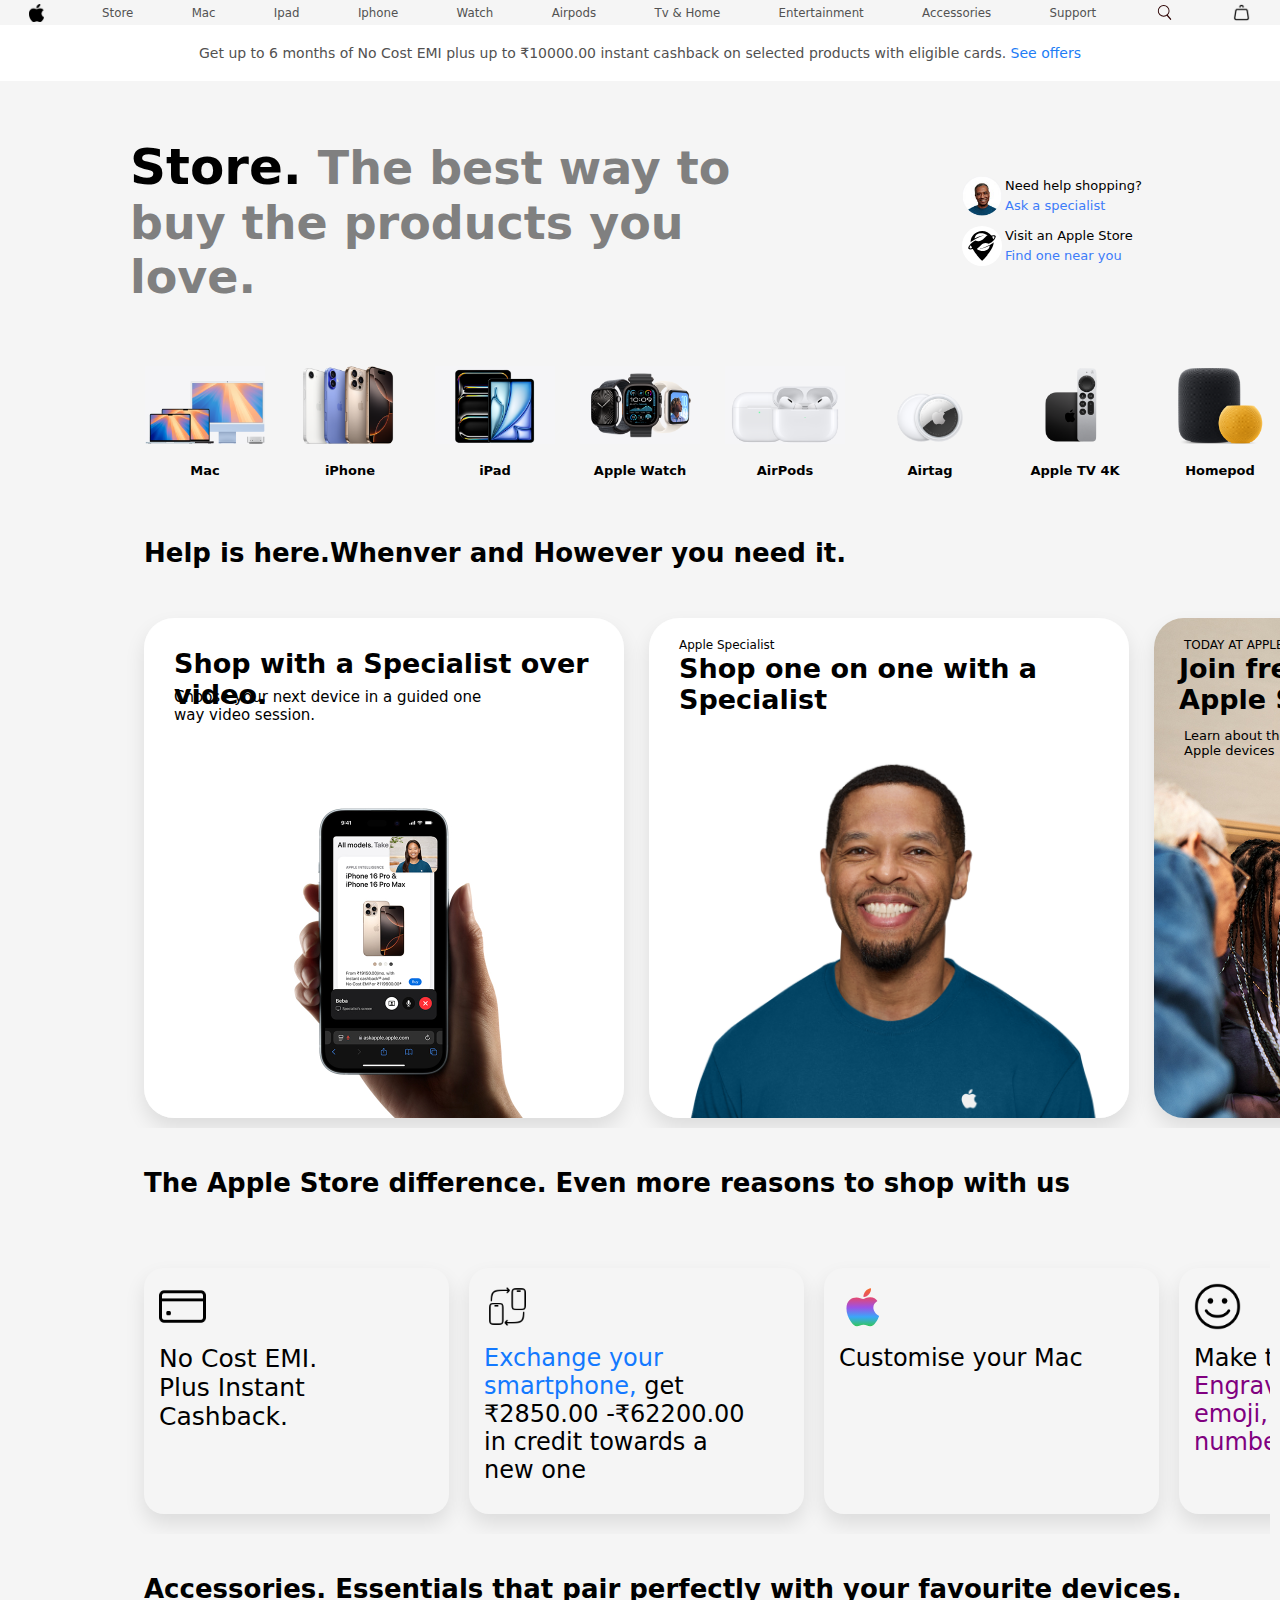
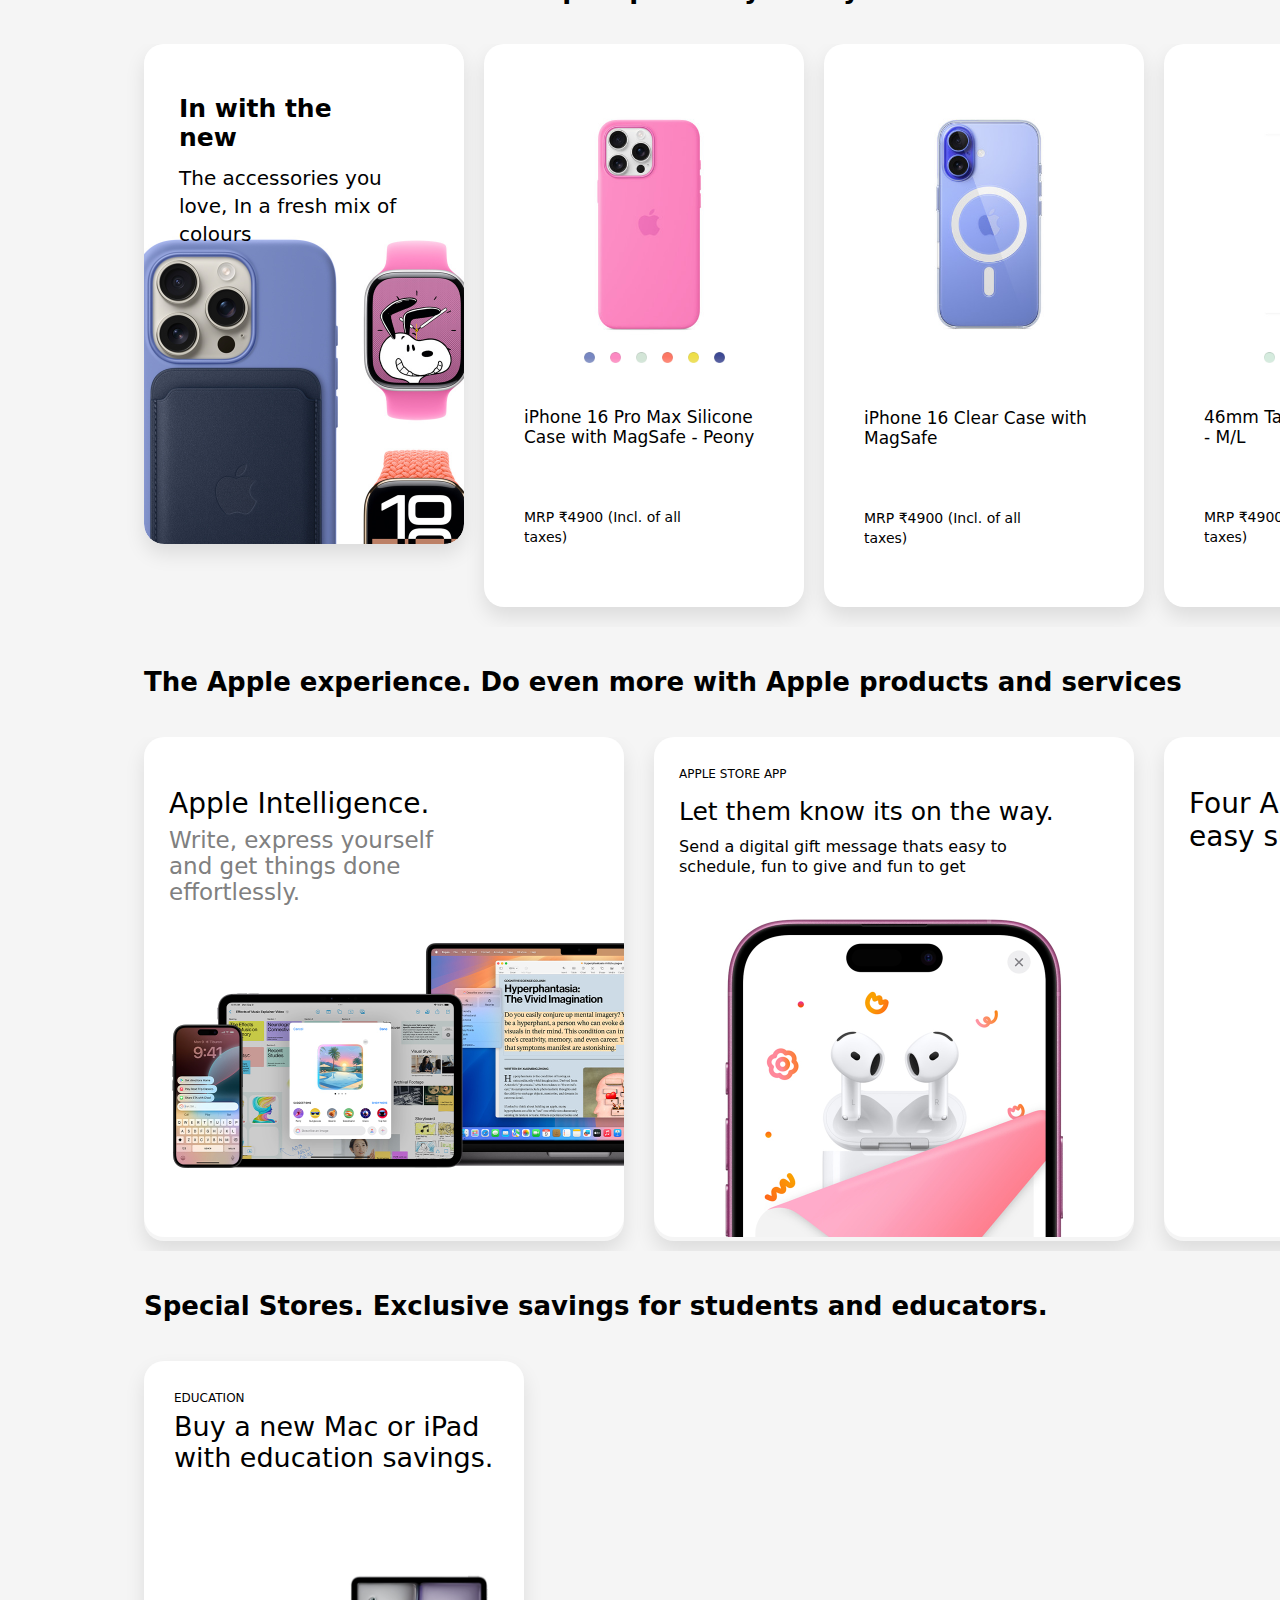
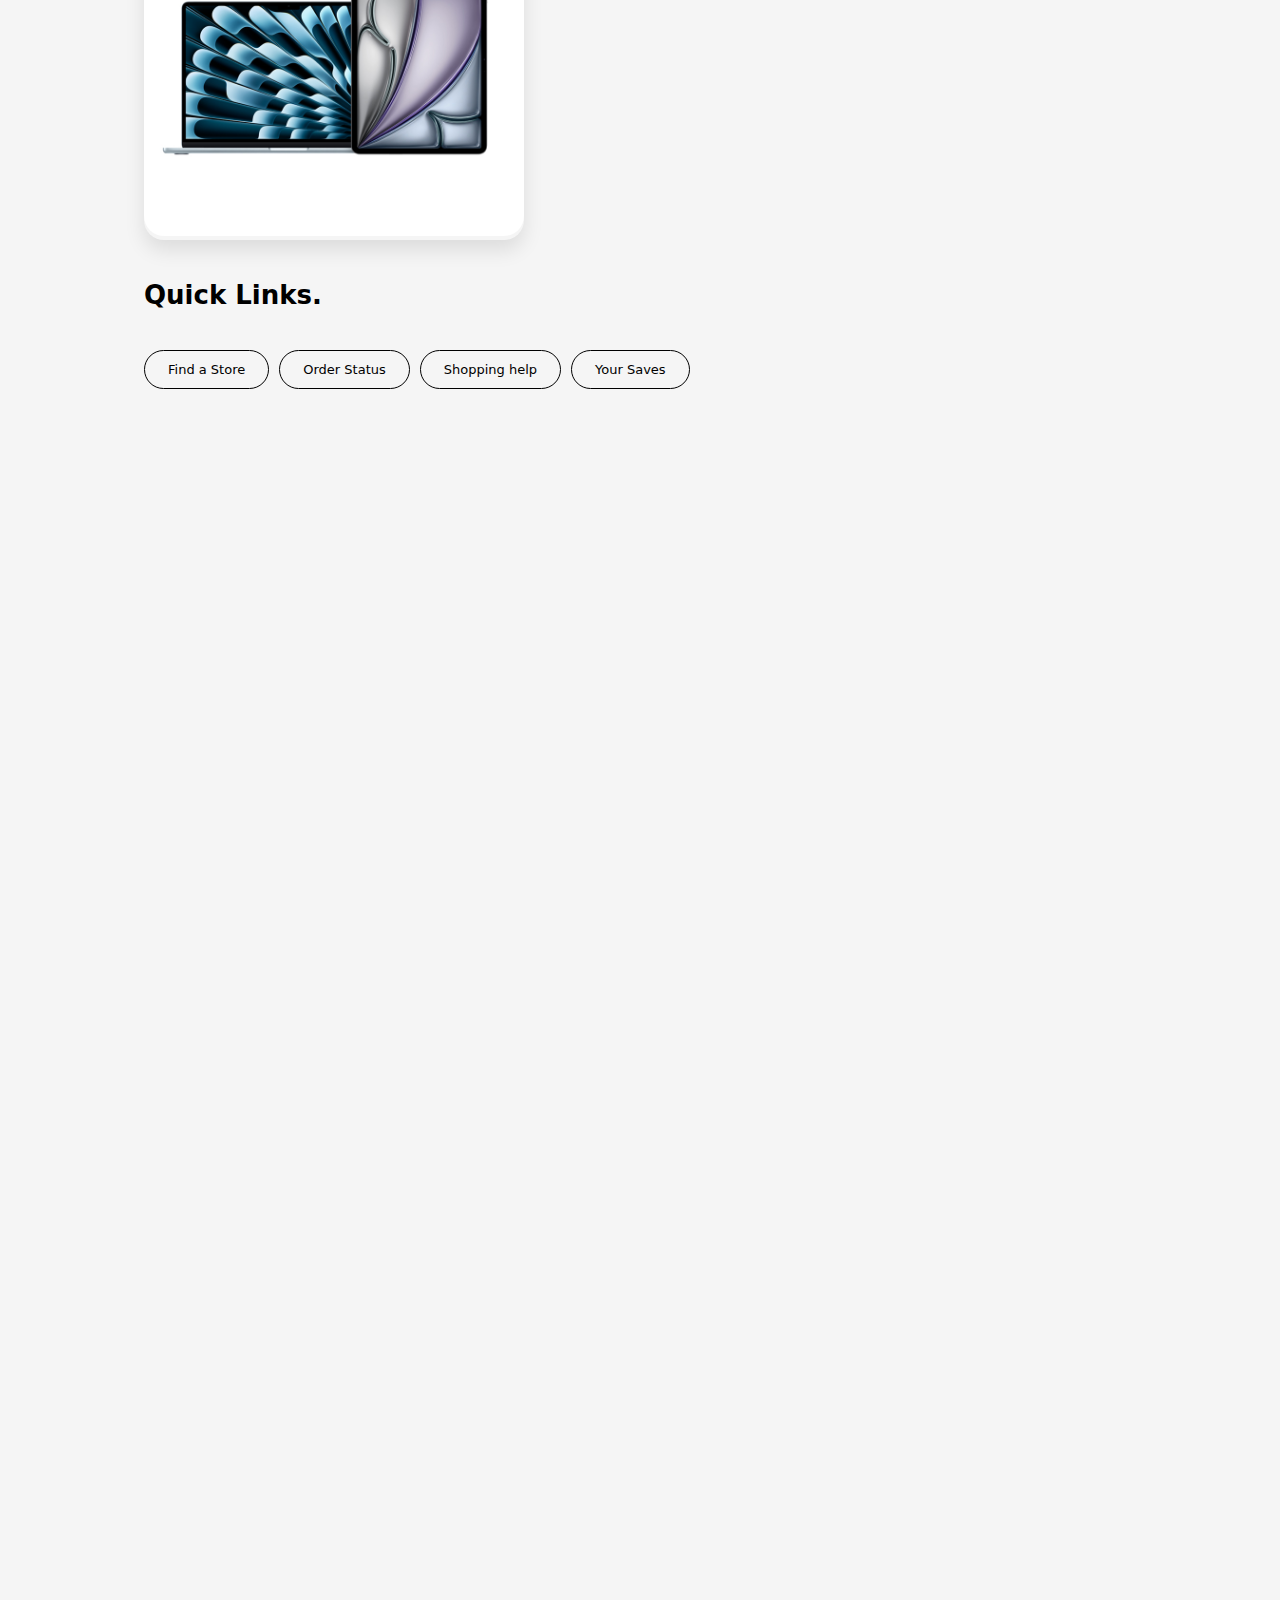
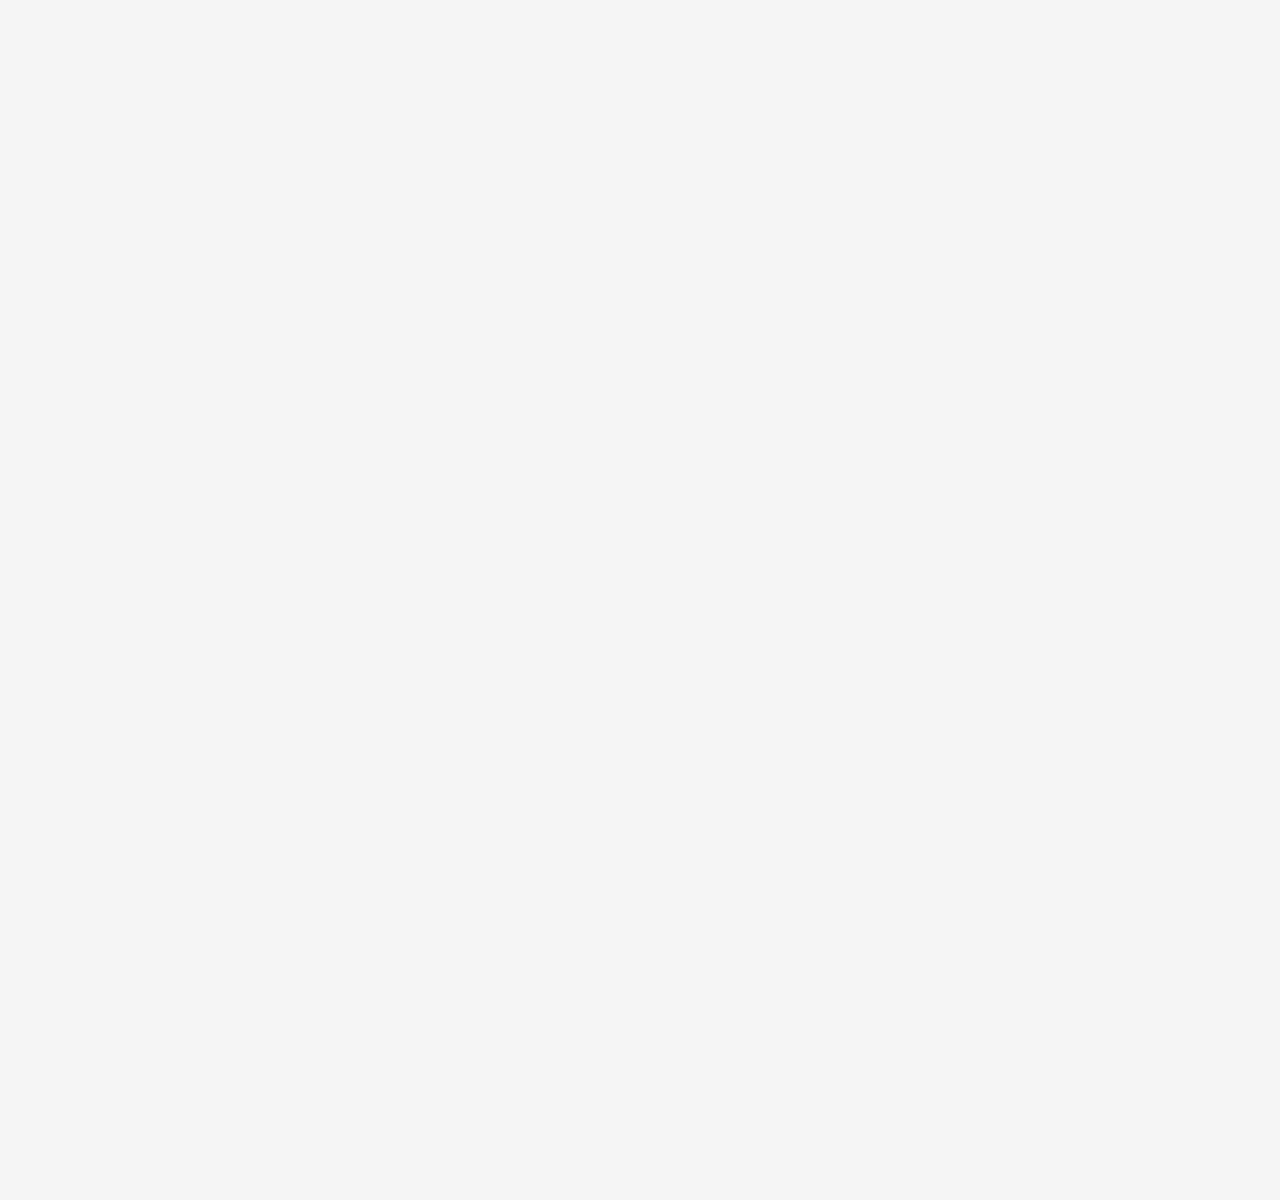
<file: index.html>
<!DOCTYPE html>

<html>
<head>

<title>
Apple Store Online - Apple (IN)
</title>

<link rel="stylesheet" href="apple.css">

</head>


<body>
<!-- Header divs and icons and stuff 👇 -->
<div class="header-div">

<img class="apple-logo" src="apple icons/Apple_logo_black.svg.png">
<div class="store-div">Store</div>
<div class="mac-div">Mac</div>
<div class="ipad-div">Ipad</div>
<div class="iphone-div">Iphone</div>
<div class="watch-div">Watch</div>
<div class="airpods-div">Airpods</div>
<div class="tv-and-home-div">Tv &amp; Home </div>
<div class="entertainment-div">Entertainment</div>
<div class="accessories-div">Accessories</div>
<div class="support-div">Support</div>
<img class="magnifying-glass" src="apple icons/Search_Icon.svg">
<img class="cart-icon" src="apple icons/Iconoir_shopping-bag.svg.png"> 
</div>

<!-- Emi notification  👇 -->
<div class="notification">Get up to 6 months of No Cost EMI plus up to ₹10000.00 instant cashback on selected products with eligible cards. <span class="see-offers">See offers </span> </div>



<!-- upper body work of the website starts from here  👇 -->
<div class="intro-lines-and-stuff"> 
<div class="store"> <p class="intro-line"> <span class="store-text"> Store.</span> The best way to buy the products you love.</div> </p>

<div class="assistance-and-nearby-stores">

<div class="specialist"> <img class="specialist-logo" src="apple icons/male assistant.jpeg"> 
<div class="specialist-text">Need help shopping? <span class="broski">Ask a specialist</span></div>
</div>

<div class="stores-nearby">
<img class="location-logo" src="apple icons/Organic_Maps_logo_black-on-white.svg"> 
<div class="stores-nearby-text">Visit an Apple Store <span class="broski">Find one near you</span></div>
</div>

</div>
</div>

<!-- upper body work of the website ends here   -->

<!-- Product display starts here  -->

<div class="product-display">

<div class="mac">
<img class="mac-image" src="apple products photos/mac.png">
<div class="mac-text">Mac</div>
</div>

<div class="iphone">
<img class="iphone-image" src="apple products photos/iphone .png">
<div class="iphone-text">iPhone</div>
</div>


<div class="ipad">
<img class="ipad-image" src="apple products photos/ipad.png">
<div class="ipad-text">iPad</div>
</div>

<div class="apple-watch">
<img class="apple-watch-image" src="apple products photos/apple watch.png">
<div class="apple-watch-text">Apple Watch</div>
</div>


<div class="airpods">
<img class="airpods-image" src="apple products photos/airpods.png">
<div class="airpods-text">AirPods</div>
</div>


<div class="airtag">
<img class="airtag-image" src="apple products photos/airtag.png">
<div class="airtag-text">Airtag</div>
</div>

<div class="apple-tv-4k">
<img class="apple-tv-4k-image" src="apple products photos/apple tv 4k.png">
<div class="apple-tv-4k-text">Apple TV 4K</div>
</div>



<div class="homepod">
<img class="homepod-image" src="apple products photos/Homepod.png">
<div class="homepod-text">Homepod</div>
</div>





<div class="accessories-2">
<img class="accessories-2-image" src="apple products photos/accessories.png">
<div class="accessories-2-text">Accessories</div>
</div>
</div>
<!-- product display stops here  -->

<!-- the latest body work of the website starts from here  👇 -->


<div class="the-latest"> <span class="the-latest-span">Help is here.</span>Whenver and However  you need it. </div>


<!-- The latest body work of the website ends here  👆 -->



<!-- HELP body work of the website starts from here  👇 -->


<div class="help-section-cards-div">
    <div class="help-section-1">
    <div class="help-section-1-image-and-text-div">
      <img class="help-section-1-image" src="apple Help section photos/video call specialist.jpeg">
      <div class="help-section-1-text-div">
      <div class="help-section-1-text-1">Shop with a Specialist over video. </div>
      <div class="help-section-1-text-2">Choose your next device in a guided one way video session.</div>
  
    </div>

     </div>

      </div>
       <div class="help-section-2">
    <div class="help-section-2-image-and-text-div">
      <img class="help-section-2-image" src="apple Help section photos/specialist shop.jpeg">
      <div class="help-section-2-text-div">
      <div class="help-section-2-text-1">Apple Specialist </div>
      <div class="help-section-2-text-2">Shop one on one with a Specialist </div>
  
    </div>

     </div>

      </div>


      <div class="help-section-3">
    <div class="help-section-3-image-and-text-div">
      <img class="help-section-3-image" src="apple Help section photos/free sessions spple.jpeg">
      <div class="help-section-3-text-div">
      <div class="help-section-3-text-1">TODAY AT APPLE</div>
      <div class="help-section-3-text-2">Join free sessions at your Apple Store </div>
      <div class="help-section-3-text-3">Learn about the latest features and how to go further with your Apple devices</div>
      
  
    </div>

     </div>

      </div>



      <div class="help-section-4">
    <div class="help-section-4-image-and-text-div">
      <img class="help-section-4-image" src="apple Help section photos/apple intelligence.jpeg">
      <div class="help-section-4-text-div">
      <div class="help-section-4-text-1">TODAY AT APPLE</div>
      <div class="help-section-4-text-2">Explore Apple Intelligence </div>
      <div class="help-section-4-text-3">Come and try yourself in a free session at the apple store.</div>
      
      
  
    </div>

     </div>

      </div>


    

        <div class="help-section-5">
    <div class="help-section-5-image-and-text-div">
      <img class="help-section-5-image" src="apple Help section photos/small business card apple help.jpeg">
      <div class="help-section-5-text-div">
      <div class="help-section-5-text-1">Small Business</div>
      <div class="help-section-5-text-2">For enterprise to small business we will work with you. </div>
      
      
  
    </div>

     </div>

      </div>


  




 
      

</div>





<!-- HELP body work of the website ends  here  👆 -->

<!-- APPLE STORE DIFFERENCE body work of the website starts from here  👇 -->

<div class="the-latest"> <span class="the-latest-span">The Apple Store difference. </span>Even more reasons to shop with us  </div>

<div class="apple-store-difference-div">

<div class="no-cost-emi-div">

<div class="credit-card-photo"><img class="difference-div-photos" src="apple store difference section photos/credit-card.png"></div>

<div class="no-cost-emi-text-properties">No Cost EMI. Plus Instant Cashback.</div>

</div>


<div class="exchange-smartphones-div">

<div class="exchange-smartphones-image"><img class="difference-div-photos" src="apple store difference section photos/exchange.png"></div>

<div class="exchange-smartphones-text"> <span class="blue-highlight">Exchange your smartphone, </span> get ₹2850.00 -₹62200.00 in credit towards a new one </div>

</div>



<div class="customise-your-mac-div">

<div class="customise-your-mac-div-image"><img class="difference-div-photos" src="apple store difference section photos/apple gradient logo.svg"></div>

<div class="customise-your-mac-text"> Customise your Mac</div>

</div>



<div class="emojis-and-numbers-div">

<div class="emojis-and-numbers-div-logo"><img class="difference-div-photos" src="apple store difference section photos/happy-face.png"></div>

<div class="emojis-and-numbers-text">Make them yours. <span class="purple-highlight">Engrave a mix of emoji, names and numbers for free</span></div>

</div>


<div class="free-delivery-div">

<div class="free-delivery-logo"><img class="difference-div-photos" src="apple store difference section photos/shipping.png"></div>

<div class="free-delivery-text"> <span class="green-highlight">Enjoy free delivery and easy pickup </span>from an Apple store.</div>

</div>



<div class="trade-div">

<div class="trade-logo"><img class="difference-div-photos" src="apple store difference section photos/exchange.png"></div>

<div class="trade-text"> <span class="light-blue-highlight">Trade in your eligible Mac, Apple watch or iPad for instant credit.* </span>In store only.</div>

</div>

</div>

<!-- DIFFERENCE DIV work of the website ends here  👆 -->

<!-- ACCESSORIES body work of the website STARTS here  👇 -->
<div class="the-latest"> <span class="the-latest-span">Accessories. </span>Essentials that pair perfectly with your favourite devices. </div>

<div class="accessories-section-div">

    <div class="accessory-0">
    
    <div class="accessories-0-text-div">
    <img class="accessory-0-image" src="apple accessories section images/accessories showcase image.jpeg">
    <div class="accessory-0-text">In with the new </div>
    <div class="accessory-0-text-2">The accessories you love, In a fresh mix of colours
    
    </div>
    </div>
    </div>

    
    
    <div class="accessory-1">
    <img class="accessory-1-image" src="apple accessories section images/iphone pink cover.jpeg">

    <div class="case-colorway">
    <img class="colorway-1" src="apple accessories section images/iphone silicone cover colorway/iphone silicon cover colorway .jpeg">
    <img class="colorway-2" src="apple accessories section images/iphone silicone cover colorway/iphone silicon cover colorway 2 .jpeg">
    <img class="colorway-3" src="apple accessories section images/iphone silicone cover colorway/iphone silicon cover colorway 3.jpeg">
    <img class="colorway-4" src="apple accessories section images/iphone silicone cover colorway/iphone silicon cover colorway 4.jpeg">
    <img class="colorway-5" src="apple accessories section images/iphone silicone cover colorway/iphone silicon cover colorway 5.jpeg">
    <img class="colorway-6" src="apple accessories section images/iphone silicone cover colorway/iphone silicon cover colorway 6.jpeg">
    </div>
    
    <div class="accessory-1-text-div">
    
    <div class="accessory-1-text">iPhone 16 Pro Max Silicone Case with MagSafe - Peony</div>
    <div class="accessory-1-text-2">MRP ₹4900 (Incl. of all taxes) </div>

    </div>
    </div>


    <div class="accessory-2">
    <img class="accessory-2-image" src="apple accessories section images/iphone transparent cover.jpeg">

 
    <div class="accessory-2-text-div">
    
    <div class="accessory-2-text">iPhone 16 Clear Case with MagSafe</div>

    <div class="accessory-2-text-2">MRP ₹4900 (Incl. of all taxes) </div>

    </div>
    </div>






     <div class="accessory-3">
    <img class="accessory-3-image" src="apple accessories section images/apple watch strap .jpeg">

    <div class="case-colorway">
    <img class="colorway-1" src="apple accessories section images/apple watch strap colorway/apple watch strap colorway 1 .jpeg">
    <img class="colorway-2" src="apple accessories section images/apple watch strap colorway/apple watch strap colorway 2.jpeg">
    <img class="colorway-3" src="apple accessories section images/apple watch strap colorway/apple watch strap colorway 3.jpeg">
    <img class="colorway-4" src="apple accessories section images/apple watch strap colorway/apple watch colorway strap 4 .jpeg">
    <img class="colorway-5" src="apple accessories section images/apple watch strap colorway/apple watch strap colorway 5 .jpeg">
    <img class="colorway-6" src="apple accessories section images/apple watch strap colorway/apple watch strap colorway 6.jpeg">
    </div>
    
    <div class="accessory-3-text-div">
    
    <div class="accessory-3-text">46mm Tangerine Sport Band - M/L</div>
    <div class="accessory-3-text-2">MRP ₹4900 (Incl. of all taxes) </div>

    </div>
    </div>





    <div class="accessory-4">
    <img class="accessory-4-image" src="apple accessories section images/iphone olive green cover.jpeg">

    <div class="olive-green-case-colorway">
    <img class="colorway-1" src="apple accessories section images/iphone 16e colorways/16e colorway 1 .jpeg">
    <img class="colorway-2" src="apple accessories section images/iphone 16e colorways/16e colorway 2.jpeg">
    <img class="colorway-3" src="apple accessories section images/iphone 16e colorways/16e colorway 3 .jpeg">
    <img class="colorway-4" src="apple accessories section images/iphone 16e colorways/16e colorway 4.jpeg">
    <img class="colorway-5" src="apple accessories section images/iphone 16e colorways/16e colorway 5.jpeg">
    </div>
    
    <div class="accessory-4-text-div">
    
    <div class="accessory-4-text">46mm Tangerine Sport Band - M/L</div>
    <div class="accessory-4-text-2">MRP ₹4900 (Incl. of all taxes) </div>

    </div>
    </div>


    <div class="accessory-5">
    <img class="accessory-5-image" src="apple accessories section images/apple mag safe.jpeg">

    <div class="wallet-colorway">
    <img class="colorway-1" src="apple accessories section images/mag safe wallet colorway/wallet colorway 1 .jpeg">
    <img class="colorway-2" src="apple accessories section images/mag safe wallet colorway/wallet colorway 2.jpeg">
    <img class="colorway-3" src="apple accessories section images/mag safe wallet colorway/wallet colorway 3.jpeg">
    </div>
    
    <div class="accessory-5-text-div">
    
    <div class="accessory-5-text">46mm Tangerine Sport Band - M/L</div>
    <div class="accessory-5-text-2">MRP ₹4900 (Incl. of all taxes) </div>

    </div>
    </div>




     <div class="accessory-6">
    <img class="accessory-6-image" src="apple accessories section images/beats usb charger.jpeg">

    <div class="beats-charger-colorway">
    <img class="colorway-1" src="apple accessories section images/beats usb charger colorways/beats  usb charger colorway 1.jpeg">
    <img class="colorway-2" src="apple accessories section images/beats usb charger colorways/beats charger colorway 2.jpeg">
    <img class="colorway-3" src="apple accessories section images/beats usb charger colorways/beats usb charger coorway 3.jpeg">
    <img class="colorway-4" src="apple accessories section images/beats usb charger colorways/beats usb charger colorway 4.jpeg">
    </div>
    
    <div class="accessory-6-text-div">
    
    <div class="accessory-6-text">Beats USB-C to USB-C Woven Cable (1.5m/5ft)-Rapid Red </div>
    <div class="accessory-6-text-2">MRP ₹1900 (Incl. of all taxes) </div>

    </div>
    </div>

    </div>

    <!-- ACCESSORIES body work of the website ENDS here  ☝️ -->

     <!-- THE APPLE EXPERIENCE body work of the website STARTS here  👇 -->


<div class="the-latest"> <span class="the-latest-span">The Apple experience. </span>Do even more with  Apple products and services </div>

<div class="the-apple-experience-div">

<div class="apple-experience-1-div">
<div class="apple-experience-1-image-and-text-div">
<div class="apple-experience-1-image-div"><img class="apple-experience-1-image" src="apple experience photos/apple experience div 1 .jpeg"></div>
<div class="apple-experience-1-text-1-div">Apple Intelligence.</div>
<div class="apple-experience-1-text-2-div">Write, express yourself and get things done effortlessly.</div>
</div>
</div>


<div class="apple-experience-2-div">
<div class="apple-experience-2-image-and-text-div">
<div class="apple-experience-2-image-div"><img class="apple-experience-1-image" src="apple experience photos/apple experience image 2.jpeg"></div>
<div class="apple-experience-2-text-1-div">APPLE STORE APP</div>
<div class="apple-experience-2-text-2-div">Let them know its on the way.</div>
<div class="apple-experience-2-text-3-div">Send a digital gift message thats easy to schedule, fun to give and fun to get</div>
</div>
</div>



<div class="apple-experience-3-div">
<div class="apple-experience-3-image-and-text-div">
<div class="apple-experience-3-image-div"><img class="apple-experience-1-image" src="apple experience photos/apple experience image 3.jpeg"></div>
<div class="apple-experience-3-text-1-div">Four Apple services . One easy subscription</div>
</div>
</div>


<div class="apple-experience-4-div">
<div class="apple-experience-4-image-and-text-div">
<div class="apple-experience-4-image-div"><img class="apple-experience-1-image" src="apple experience photos/apple experience 4.jpeg"></div>
<div class="apple-experience-4-text-1-div">Weve got you covered.</div>
<div class="apple-experience-4-text-2-div">AppleCare+ now comes with  unlimited repairs  for accidental damage protection.</div>
</div>
</div>




<div class="apple-experience-5-div">
<div class="apple-experience-5-image-and-text-div">
<div class="apple-experience-5-image-div"><img class="apple-experience-1-image" src="apple experience photos/apple experience 5.jpeg"></div>
<div class="apple-experience-5-text-1-div">HOME</div>
<div class="apple-experience-5-text-2-div">See how one app can control your entire home.</div>
</div>
</div>
</div>



<!-- THE APPLE EXPERIENCE body work of the website ENDS here  👆-->


<div class="the-latest"> <span class="the-latest-span">Special Stores. </span>Exclusive savings for students and educators. </div>

<div class="special-stores-div">
<div class="education-div">
<img class="education-image" src="apple education image/education mac image.jpeg">
<div class="education-text-1">EDUCATION</div>
<div class="education-text-2">Buy a new Mac or iPad with education savings.</div>
</div>
</div>

<div class="the-latest"> <span class="the-latest-span">Quick Links. </span></div>

<div class="quick-links-div">
<button class="quick-links-button-1">Find a Store</button>
<buttton class="quick-links-button-2">Order Status</buttton>
<button class="quick-links-button-3">Shopping help</button>
<button class="quick-links-button-4">Your Saves</button>
</div>


















</body>
</html>
</file>
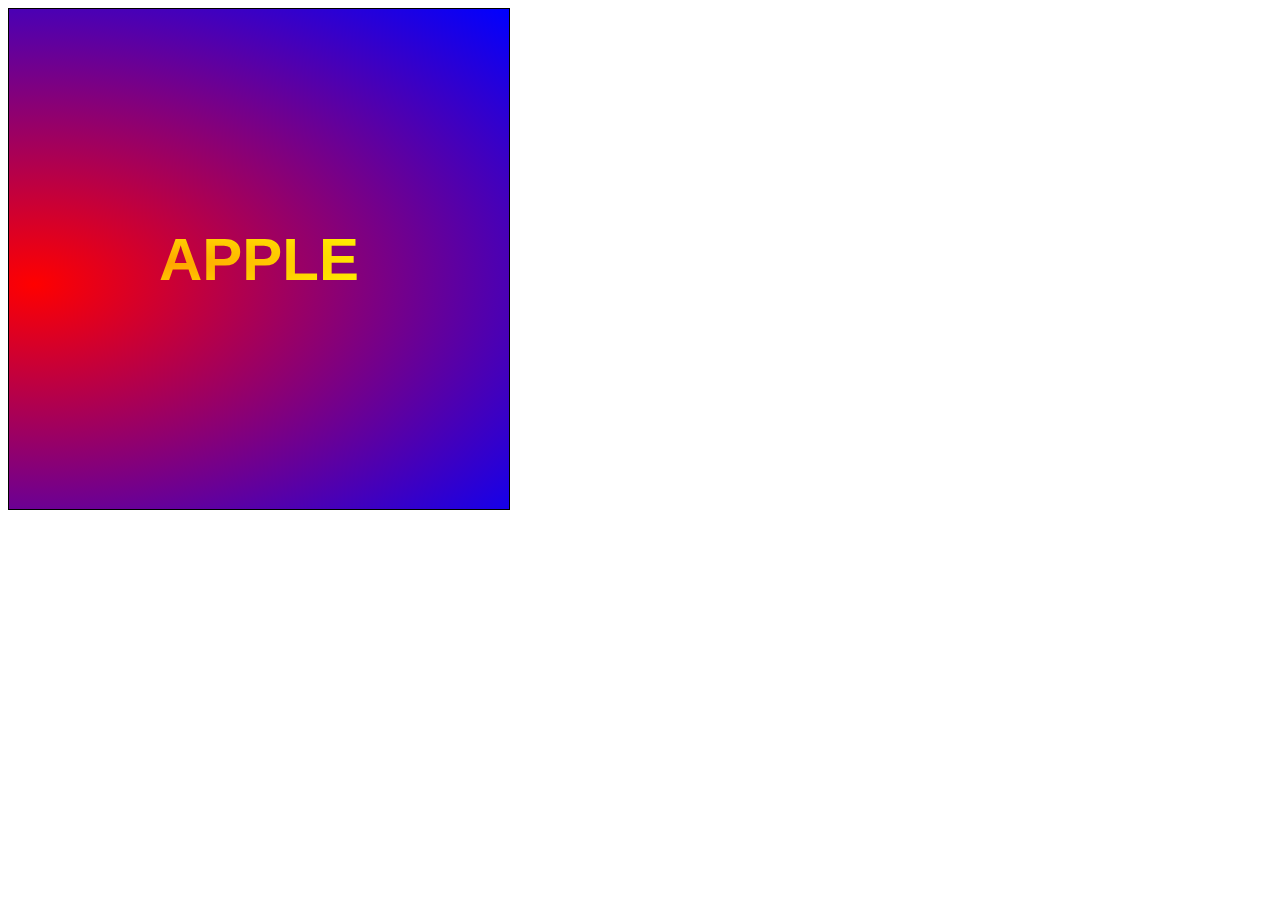
<file: advanced css/index.html>
<!DOCTYPE html>
<html lang="en">
<head>
    <meta charset="UTF-8">
    <meta name="viewport" content="width=device-width, initial-scale=1.0">
    <title>Document</title>

<style>
.box {
    width: 500px;
    height: 500px;
    border: 1px solid black;
    background-image: radial-gradient(farthest-corner at 5% 55%, red, blue);
    font-family: Arial;
    font-weight: 500;
    color: white;

    display: flex;              /* Make the box itself a flex container */
    justify-content: center;    /* Horizontal center */
    align-items: center;        /* Vertical center */
}

.div-text-1 {
    margin: 0;
    font-size: 60px;
    font-weight: 700;

    background: radial-gradient(farthest-corner at 5% 55%, orange, yellow);
    -webkit-background-clip: text;
    color: transparent;
}


</style>
</head>

<body>

<div class="box">
    <p class="div-text-1">APPLE</p>
</div>

</body>
</html>
</file>
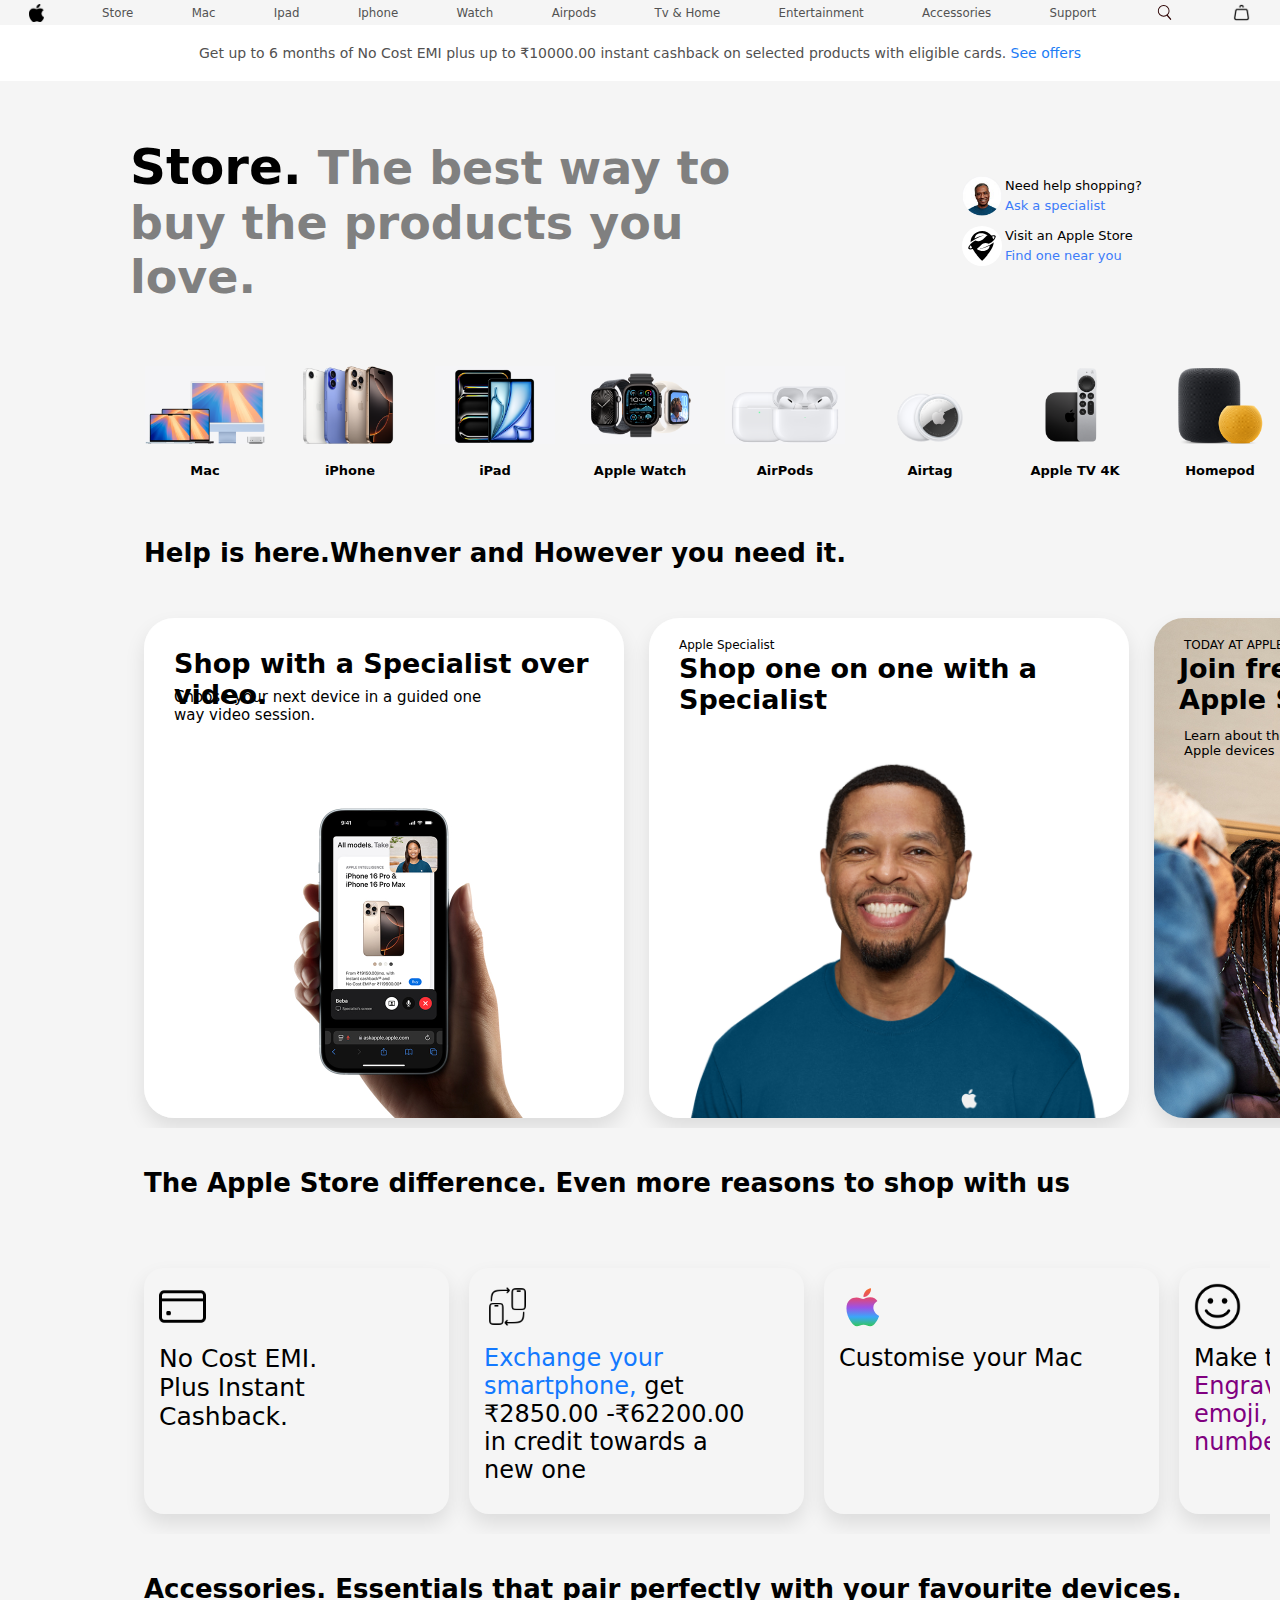
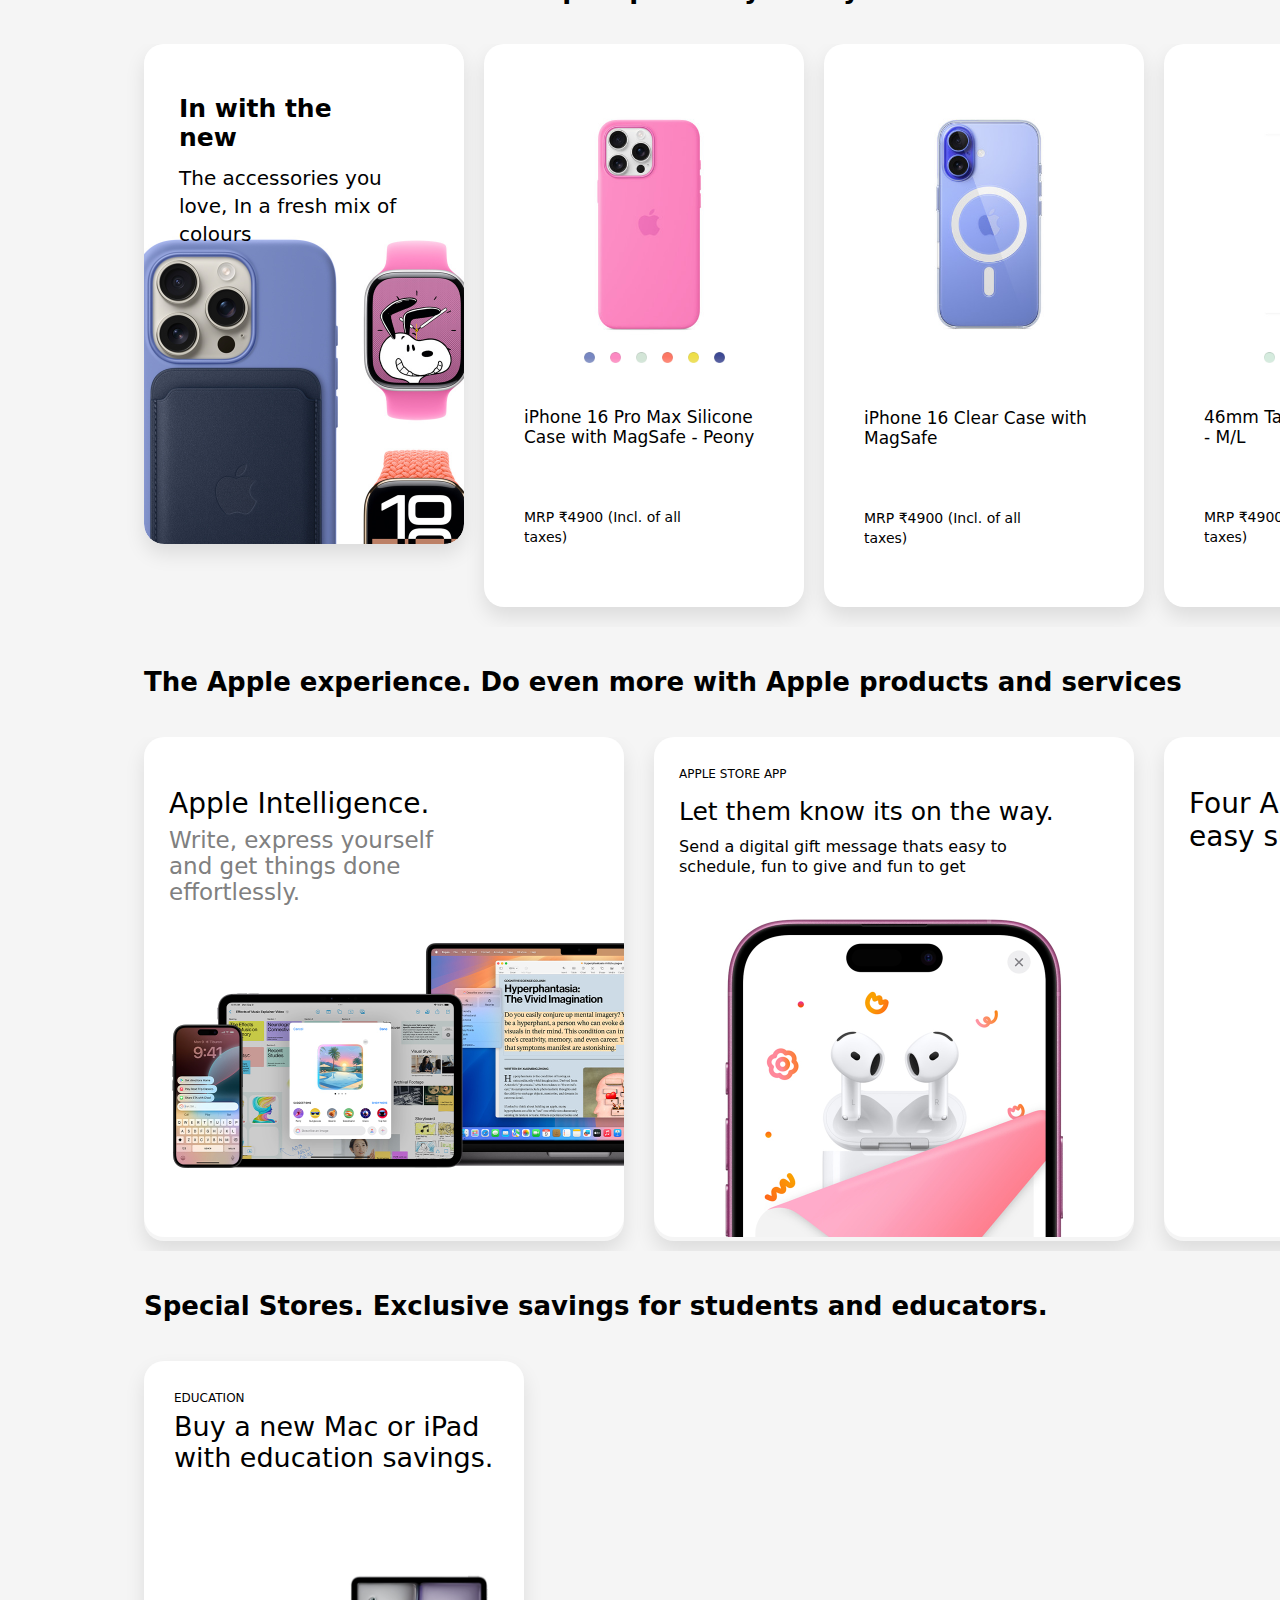
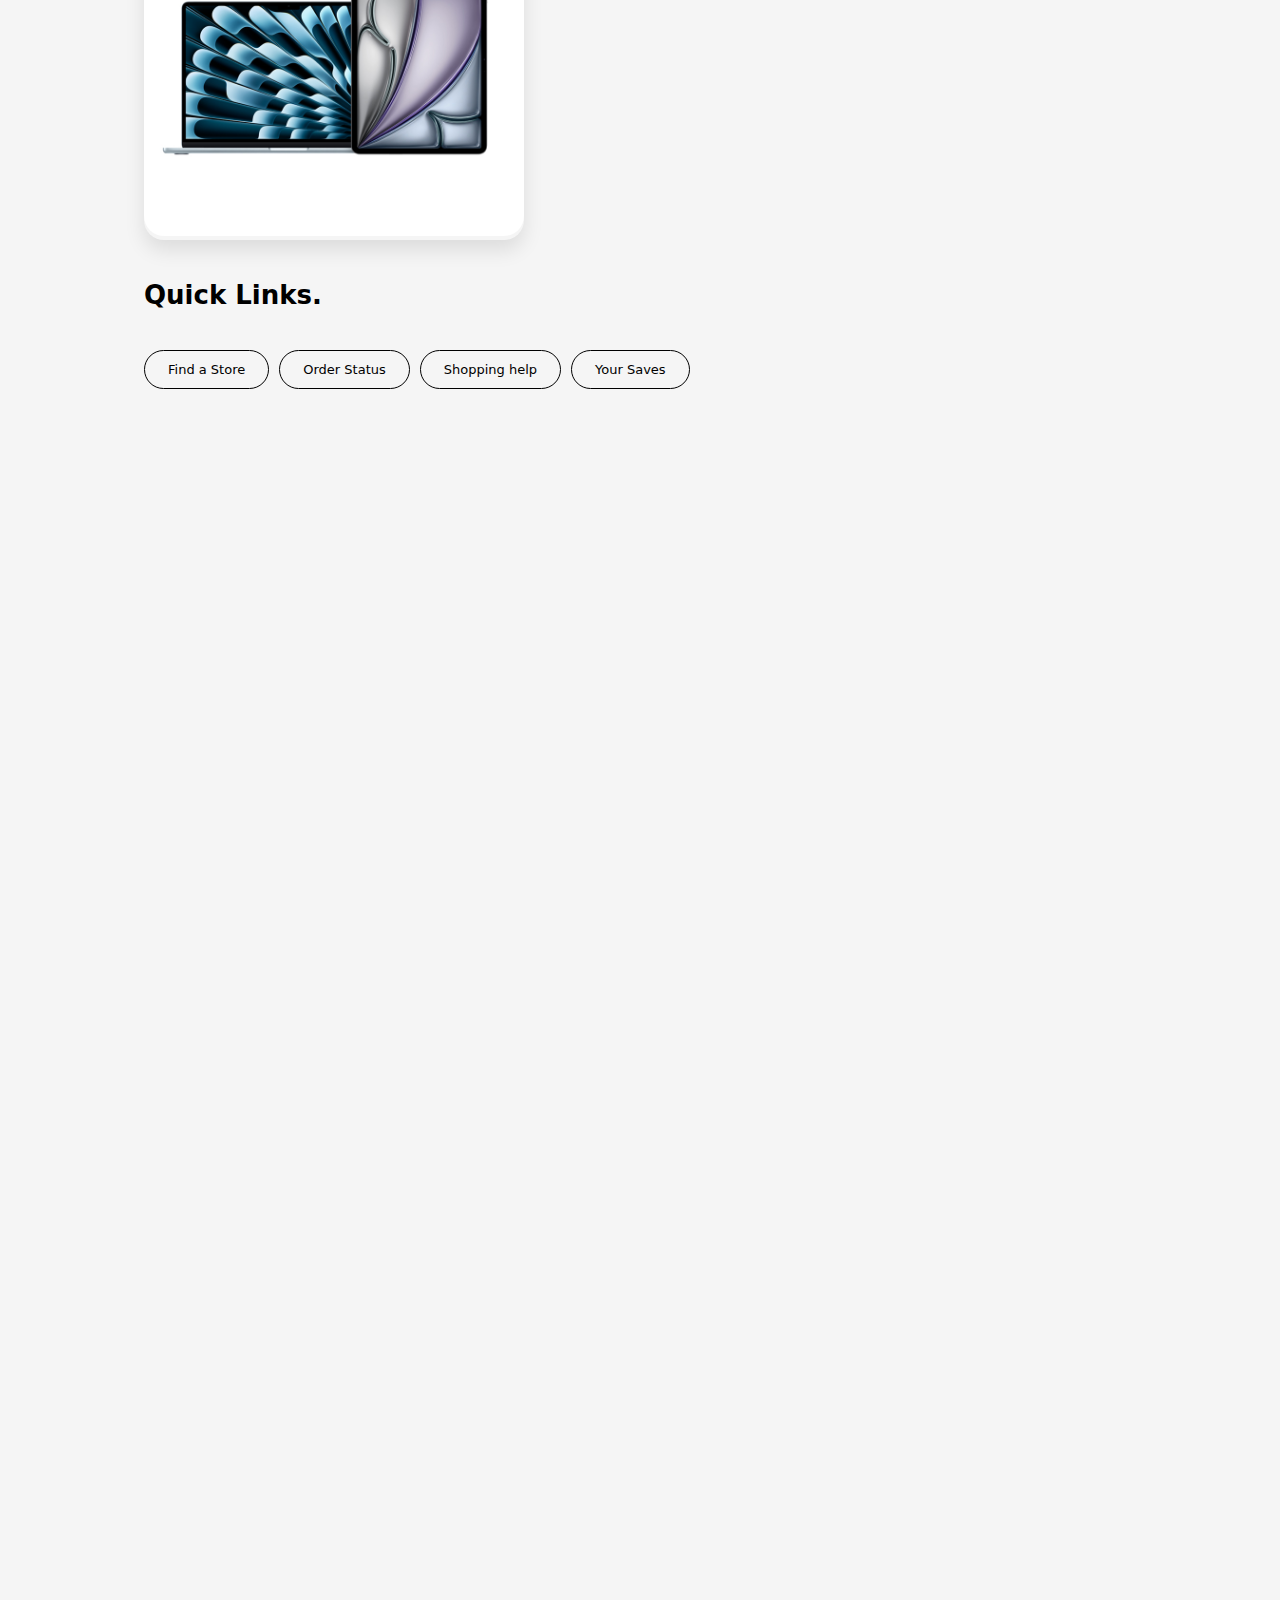
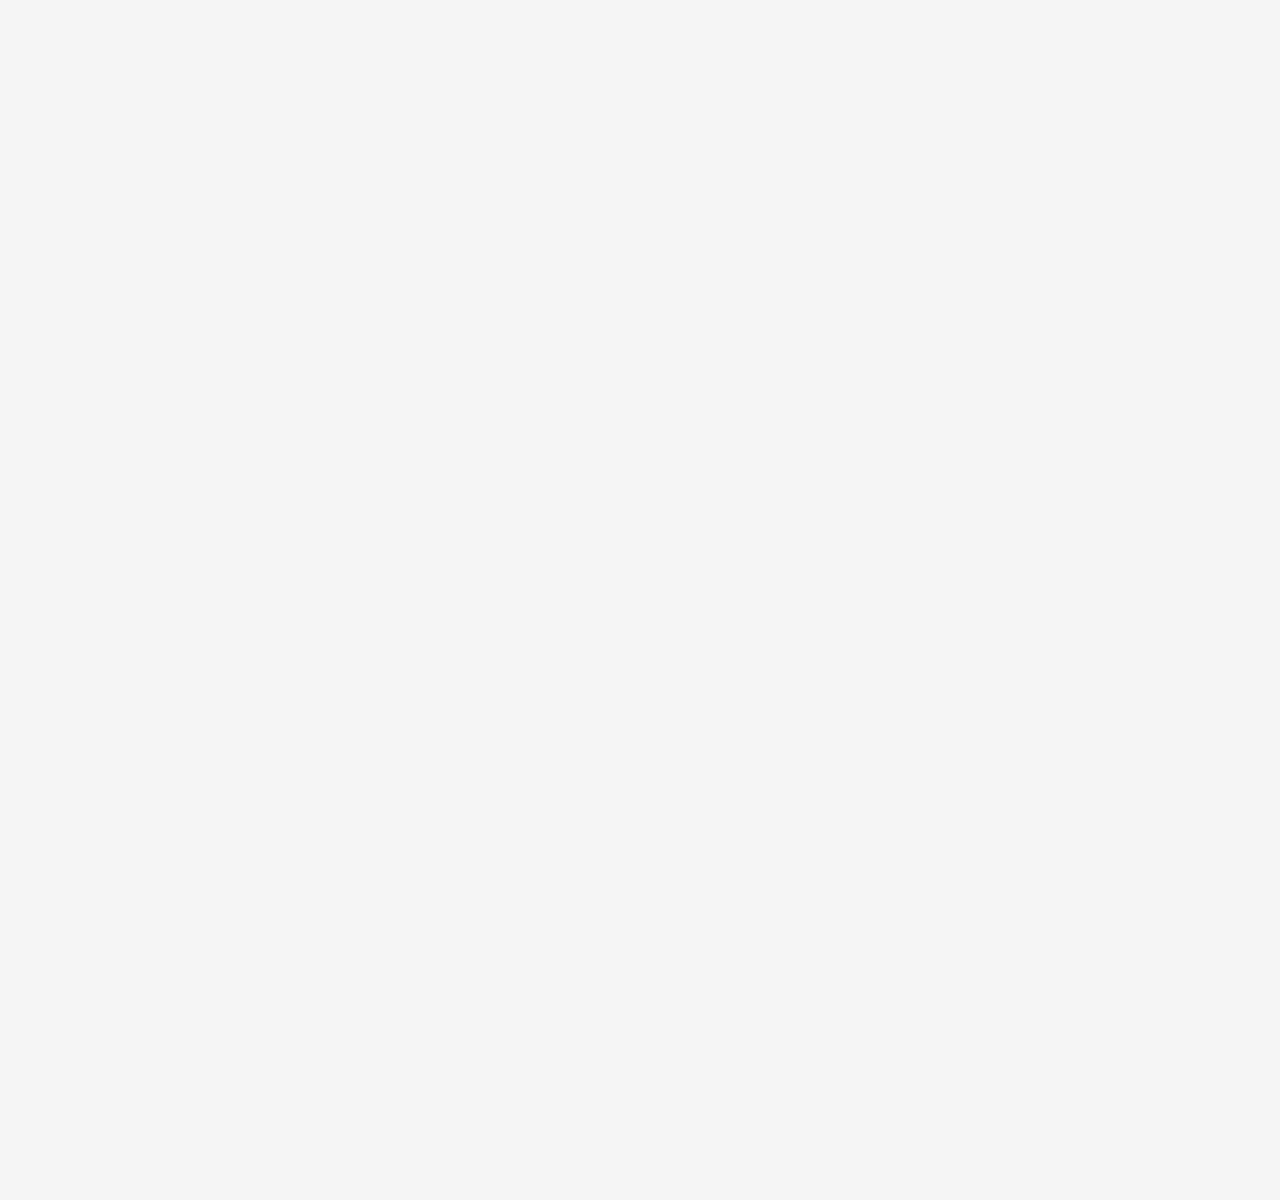
<file: apple.html>
<!DOCTYPE html>

<html>
<head>

<title>
Apple Store Online - Apple (IN)
</title>

<link rel="stylesheet" href="apple.css">

</head>


<body>
<!-- Header divs and icons and stuff 👇 -->
<div class="header-div">

<img class="apple-logo" src="apple icons/Apple_logo_black.svg.png">
<div class="store-div">Store</div>
<div class="mac-div">Mac</div>
<div class="ipad-div">Ipad</div>
<div class="iphone-div">Iphone</div>
<div class="watch-div">Watch</div>
<div class="airpods-div">Airpods</div>
<div class="tv-and-home-div">Tv &amp; Home </div>
<div class="entertainment-div">Entertainment</div>
<div class="accessories-div">Accessories</div>
<div class="support-div">Support</div>
<img class="magnifying-glass" src="apple icons/Search_Icon.svg">
<img class="cart-icon" src="apple icons/Iconoir_shopping-bag.svg.png"> 
</div>

<!-- Emi notification  👇 -->
<div class="notification">Get up to 6 months of No Cost EMI plus up to ₹10000.00 instant cashback on selected products with eligible cards. <span class="see-offers">See offers </span> </div>



<!-- upper body work of the website starts from here  👇 -->
<div class="intro-lines-and-stuff"> 
<div class="store"> <p class="intro-line"> <span class="store-text"> Store.</span> The best way to buy the products you love.</div> </p>

<div class="assistance-and-nearby-stores">

<div class="specialist"> <img class="specialist-logo" src="apple icons/male assistant.jpeg"> 
<div class="specialist-text">Need help shopping? <span class="broski">Ask a specialist</span></div>
</div>

<div class="stores-nearby">
<img class="location-logo" src="apple icons/Organic_Maps_logo_black-on-white.svg"> 
<div class="stores-nearby-text">Visit an Apple Store <span class="broski">Find one near you</span></div>
</div>

</div>
</div>

<!-- upper body work of the website ends here   -->

<!-- Product display starts here  -->

<div class="product-display">

<div class="mac">
<img class="mac-image" src="apple products photos/mac.png">
<div class="mac-text">Mac</div>
</div>

<div class="iphone">
<img class="iphone-image" src="apple products photos/iphone .png">
<div class="iphone-text">iPhone</div>
</div>


<div class="ipad">
<img class="ipad-image" src="apple products photos/ipad.png">
<div class="ipad-text">iPad</div>
</div>

<div class="apple-watch">
<img class="apple-watch-image" src="apple products photos/apple watch.png">
<div class="apple-watch-text">Apple Watch</div>
</div>


<div class="airpods">
<img class="airpods-image" src="apple products photos/airpods.png">
<div class="airpods-text">AirPods</div>
</div>


<div class="airtag">
<img class="airtag-image" src="apple products photos/airtag.png">
<div class="airtag-text">Airtag</div>
</div>

<div class="apple-tv-4k">
<img class="apple-tv-4k-image" src="apple products photos/apple tv 4k.png">
<div class="apple-tv-4k-text">Apple TV 4K</div>
</div>



<div class="homepod">
<img class="homepod-image" src="apple products photos/Homepod.png">
<div class="homepod-text">Homepod</div>
</div>





<div class="accessories-2">
<img class="accessories-2-image" src="apple products photos/accessories.png">
<div class="accessories-2-text">Accessories</div>
</div>
</div>
<!-- product display stops here  -->

<!-- the latest body work of the website starts from here  👇 -->


<div class="the-latest"> <span class="the-latest-span">Help is here.</span>Whenver and However  you need it. </div>


<!-- The latest body work of the website ends here  👆 -->



<!-- HELP body work of the website starts from here  👇 -->


<div class="help-section-cards-div">
    <div class="help-section-1">
    <div class="help-section-1-image-and-text-div">
      <img class="help-section-1-image" src="apple Help section photos/video call specialist.jpeg">
      <div class="help-section-1-text-div">
      <div class="help-section-1-text-1">Shop with a Specialist over video. </div>
      <div class="help-section-1-text-2">Choose your next device in a guided one way video session.</div>
  
    </div>

     </div>

      </div>
       <div class="help-section-2">
    <div class="help-section-2-image-and-text-div">
      <img class="help-section-2-image" src="apple Help section photos/specialist shop.jpeg">
      <div class="help-section-2-text-div">
      <div class="help-section-2-text-1">Apple Specialist </div>
      <div class="help-section-2-text-2">Shop one on one with a Specialist </div>
  
    </div>

     </div>

      </div>


      <div class="help-section-3">
    <div class="help-section-3-image-and-text-div">
      <img class="help-section-3-image" src="apple Help section photos/free sessions spple.jpeg">
      <div class="help-section-3-text-div">
      <div class="help-section-3-text-1">TODAY AT APPLE</div>
      <div class="help-section-3-text-2">Join free sessions at your Apple Store </div>
      <div class="help-section-3-text-3">Learn about the latest features and how to go further with your Apple devices</div>
      
  
    </div>

     </div>

      </div>



      <div class="help-section-4">
    <div class="help-section-4-image-and-text-div">
      <img class="help-section-4-image" src="apple Help section photos/apple intelligence.jpeg">
      <div class="help-section-4-text-div">
      <div class="help-section-4-text-1">TODAY AT APPLE</div>
      <div class="help-section-4-text-2">Explore Apple Intelligence </div>
      <div class="help-section-4-text-3">Come and try yourself in a free session at the apple store.</div>
      
      
  
    </div>

     </div>

      </div>


    

        <div class="help-section-5">
    <div class="help-section-5-image-and-text-div">
      <img class="help-section-5-image" src="apple Help section photos/small business card apple help.jpeg">
      <div class="help-section-5-text-div">
      <div class="help-section-5-text-1">Small Business</div>
      <div class="help-section-5-text-2">For enterprise to small business we will work with you. </div>
      
      
  
    </div>

     </div>

      </div>


  




 
      

</div>





<!-- HELP body work of the website ends  here  👆 -->

<!-- APPLE STORE DIFFERENCE body work of the website starts from here  👇 -->

<div class="the-latest"> <span class="the-latest-span">The Apple Store difference. </span>Even more reasons to shop with us  </div>

<div class="apple-store-difference-div">

<div class="no-cost-emi-div">

<div class="credit-card-photo"><img class="difference-div-photos" src="apple store difference section photos/credit-card.png"></div>

<div class="no-cost-emi-text-properties">No Cost EMI. Plus Instant Cashback.</div>

</div>


<div class="exchange-smartphones-div">

<div class="exchange-smartphones-image"><img class="difference-div-photos" src="apple store difference section photos/exchange.png"></div>

<div class="exchange-smartphones-text"> <span class="blue-highlight">Exchange your smartphone, </span> get ₹2850.00 -₹62200.00 in credit towards a new one </div>

</div>



<div class="customise-your-mac-div">

<div class="customise-your-mac-div-image"><img class="difference-div-photos" src="apple store difference section photos/apple gradient logo.svg"></div>

<div class="customise-your-mac-text"> Customise your Mac</div>

</div>



<div class="emojis-and-numbers-div">

<div class="emojis-and-numbers-div-logo"><img class="difference-div-photos" src="apple store difference section photos/happy-face.png"></div>

<div class="emojis-and-numbers-text">Make them yours. <span class="purple-highlight">Engrave a mix of emoji, names and numbers for free</span></div>

</div>


<div class="free-delivery-div">

<div class="free-delivery-logo"><img class="difference-div-photos" src="apple store difference section photos/shipping.png"></div>

<div class="free-delivery-text"> <span class="green-highlight">Enjoy free delivery and easy pickup </span>from an Apple store.</div>

</div>



<div class="trade-div">

<div class="trade-logo"><img class="difference-div-photos" src="apple store difference section photos/exchange.png"></div>

<div class="trade-text"> <span class="light-blue-highlight">Trade in your eligible Mac, Apple watch or iPad for instant credit.* </span>In store only.</div>

</div>

</div>

<!-- DIFFERENCE DIV work of the website ends here  👆 -->

<!-- ACCESSORIES body work of the website STARTS here  👇 -->
<div class="the-latest"> <span class="the-latest-span">Accessories. </span>Essentials that pair perfectly with your favourite devices. </div>

<div class="accessories-section-div">

    <div class="accessory-0">
    
    <div class="accessories-0-text-div">
    <img class="accessory-0-image" src="apple accessories section images/accessories showcase image.jpeg">
    <div class="accessory-0-text">In with the new </div>
    <div class="accessory-0-text-2">The accessories you love, In a fresh mix of colours
    
    </div>
    </div>
    </div>

    
    
    <div class="accessory-1">
    <img class="accessory-1-image" src="apple accessories section images/iphone pink cover.jpeg">

    <div class="case-colorway">
    <img class="colorway-1" src="apple accessories section images/iphone silicone cover colorway/iphone silicon cover colorway .jpeg">
    <img class="colorway-2" src="apple accessories section images/iphone silicone cover colorway/iphone silicon cover colorway 2 .jpeg">
    <img class="colorway-3" src="apple accessories section images/iphone silicone cover colorway/iphone silicon cover colorway 3.jpeg">
    <img class="colorway-4" src="apple accessories section images/iphone silicone cover colorway/iphone silicon cover colorway 4.jpeg">
    <img class="colorway-5" src="apple accessories section images/iphone silicone cover colorway/iphone silicon cover colorway 5.jpeg">
    <img class="colorway-6" src="apple accessories section images/iphone silicone cover colorway/iphone silicon cover colorway 6.jpeg">
    </div>
    
    <div class="accessory-1-text-div">
    
    <div class="accessory-1-text">iPhone 16 Pro Max Silicone Case with MagSafe - Peony</div>
    <div class="accessory-1-text-2">MRP ₹4900 (Incl. of all taxes) </div>

    </div>
    </div>


    <div class="accessory-2">
    <img class="accessory-2-image" src="apple accessories section images/iphone transparent cover.jpeg">

 
    <div class="accessory-2-text-div">
    
    <div class="accessory-2-text">iPhone 16 Clear Case with MagSafe</div>

    <div class="accessory-2-text-2">MRP ₹4900 (Incl. of all taxes) </div>

    </div>
    </div>






     <div class="accessory-3">
    <img class="accessory-3-image" src="apple accessories section images/apple watch strap .jpeg">

    <div class="case-colorway">
    <img class="colorway-1" src="apple accessories section images/apple watch strap colorway/apple watch strap colorway 1 .jpeg">
    <img class="colorway-2" src="apple accessories section images/apple watch strap colorway/apple watch strap colorway 2.jpeg">
    <img class="colorway-3" src="apple accessories section images/apple watch strap colorway/apple watch strap colorway 3.jpeg">
    <img class="colorway-4" src="apple accessories section images/apple watch strap colorway/apple watch colorway strap 4 .jpeg">
    <img class="colorway-5" src="apple accessories section images/apple watch strap colorway/apple watch strap colorway 5 .jpeg">
    <img class="colorway-6" src="apple accessories section images/apple watch strap colorway/apple watch strap colorway 6.jpeg">
    </div>
    
    <div class="accessory-3-text-div">
    
    <div class="accessory-3-text">46mm Tangerine Sport Band - M/L</div>
    <div class="accessory-3-text-2">MRP ₹4900 (Incl. of all taxes) </div>

    </div>
    </div>





    <div class="accessory-4">
    <img class="accessory-4-image" src="apple accessories section images/iphone olive green cover.jpeg">

    <div class="olive-green-case-colorway">
    <img class="colorway-1" src="apple accessories section images/iphone 16e colorways/16e colorway 1 .jpeg">
    <img class="colorway-2" src="apple accessories section images/iphone 16e colorways/16e colorway 2.jpeg">
    <img class="colorway-3" src="apple accessories section images/iphone 16e colorways/16e colorway 3 .jpeg">
    <img class="colorway-4" src="apple accessories section images/iphone 16e colorways/16e colorway 4.jpeg">
    <img class="colorway-5" src="apple accessories section images/iphone 16e colorways/16e colorway 5.jpeg">
    </div>
    
    <div class="accessory-4-text-div">
    
    <div class="accessory-4-text">46mm Tangerine Sport Band - M/L</div>
    <div class="accessory-4-text-2">MRP ₹4900 (Incl. of all taxes) </div>

    </div>
    </div>


    <div class="accessory-5">
    <img class="accessory-5-image" src="apple accessories section images/apple mag safe.jpeg">

    <div class="wallet-colorway">
    <img class="colorway-1" src="apple accessories section images/mag safe wallet colorway/wallet colorway 1 .jpeg">
    <img class="colorway-2" src="apple accessories section images/mag safe wallet colorway/wallet colorway 2.jpeg">
    <img class="colorway-3" src="apple accessories section images/mag safe wallet colorway/wallet colorway 3.jpeg">
    </div>
    
    <div class="accessory-5-text-div">
    
    <div class="accessory-5-text">46mm Tangerine Sport Band - M/L</div>
    <div class="accessory-5-text-2">MRP ₹4900 (Incl. of all taxes) </div>

    </div>
    </div>




     <div class="accessory-6">
    <img class="accessory-6-image" src="apple accessories section images/beats usb charger.jpeg">

    <div class="beats-charger-colorway">
    <img class="colorway-1" src="apple accessories section images/beats usb charger colorways/beats  usb charger colorway 1.jpeg">
    <img class="colorway-2" src="apple accessories section images/beats usb charger colorways/beats charger colorway 2.jpeg">
    <img class="colorway-3" src="apple accessories section images/beats usb charger colorways/beats usb charger coorway 3.jpeg">
    <img class="colorway-4" src="apple accessories section images/beats usb charger colorways/beats usb charger colorway 4.jpeg">
    </div>
    
    <div class="accessory-6-text-div">
    
    <div class="accessory-6-text">Beats USB-C to USB-C Woven Cable (1.5m/5ft)-Rapid Red </div>
    <div class="accessory-6-text-2">MRP ₹1900 (Incl. of all taxes) </div>

    </div>
    </div>

    </div>

    <!-- ACCESSORIES body work of the website ENDS here  ☝️ -->

     <!-- THE APPLE EXPERIENCE body work of the website STARTS here  👇 -->


<div class="the-latest"> <span class="the-latest-span">The Apple experience. </span>Do even more with  Apple products and services </div>

<div class="the-apple-experience-div">

<div class="apple-experience-1-div">
<div class="apple-experience-1-image-and-text-div">
<div class="apple-experience-1-image-div"><img class="apple-experience-1-image" src="apple experience photos/apple experience div 1 .jpeg"></div>
<div class="apple-experience-1-text-1-div">Apple Intelligence.</div>
<div class="apple-experience-1-text-2-div">Write, express yourself and get things done effortlessly.</div>
</div>
</div>


<div class="apple-experience-2-div">
<div class="apple-experience-2-image-and-text-div">
<div class="apple-experience-2-image-div"><img class="apple-experience-1-image" src="apple experience photos/apple experience image 2.jpeg"></div>
<div class="apple-experience-2-text-1-div">APPLE STORE APP</div>
<div class="apple-experience-2-text-2-div">Let them know its on the way.</div>
<div class="apple-experience-2-text-3-div">Send a digital gift message thats easy to schedule, fun to give and fun to get</div>
</div>
</div>



<div class="apple-experience-3-div">
<div class="apple-experience-3-image-and-text-div">
<div class="apple-experience-3-image-div"><img class="apple-experience-1-image" src="apple experience photos/apple experience image 3.jpeg"></div>
<div class="apple-experience-3-text-1-div">Four Apple services . One easy subscription</div>
</div>
</div>


<div class="apple-experience-4-div">
<div class="apple-experience-4-image-and-text-div">
<div class="apple-experience-4-image-div"><img class="apple-experience-1-image" src="apple experience photos/apple experience 4.jpeg"></div>
<div class="apple-experience-4-text-1-div">Weve got you covered.</div>
<div class="apple-experience-4-text-2-div">AppleCare+ now comes with  unlimited repairs  for accidental damage protection.</div>
</div>
</div>




<div class="apple-experience-5-div">
<div class="apple-experience-5-image-and-text-div">
<div class="apple-experience-5-image-div"><img class="apple-experience-1-image" src="apple experience photos/apple experience 5.jpeg"></div>
<div class="apple-experience-5-text-1-div">HOME</div>
<div class="apple-experience-5-text-2-div">See how one app can control your entire home.</div>
</div>
</div>
</div>



<!-- THE APPLE EXPERIENCE body work of the website ENDS here  👆-->


<div class="the-latest"> <span class="the-latest-span">Special Stores. </span>Exclusive savings for students and educators. </div>

<div class="special-stores-div">
<div class="education-div">
<img class="education-image" src="apple education image/education mac image.jpeg">
<div class="education-text-1">EDUCATION</div>
<div class="education-text-2">Buy a new Mac or iPad with education savings.</div>
</div>
</div>

<div class="the-latest"> <span class="the-latest-span">Quick Links. </span></div>

<div class="quick-links-div">
<button class="quick-links-button-1">Find a Store</button>
<buttton class="quick-links-button-2">Order Status</buttton>
<button class="quick-links-button-3">Shopping help</button>
<button class="quick-links-button-4">Your Saves</button>
</div>


















</body>
</html>
</file>
<file: apple.css>
body{
background-color: whitesmoke;
height: 6000px;
margin: 0;
padding: 0;
box-sizing: border-box;
}

*, *::before, *::after {
box-sizing: border-box;
}

/* Header CSS starts here*/
div{
font-family: system-ui, -apple-system, BlinkMacSystemFont, 'Segoe UI', Roboto, Oxygen, Ubuntu, Cantarell, 'Open Sans', 'Helvetica Neue', sans-serif
}
.header-div{
display: flex;
flex-direction: row;
justify-content: space-around;
color: rgb(82, 82, 82);
font-size: 11.8px;
width: 100%;
height: 25px;
align-items: center;
cursor: pointer;
flex-wrap: nowrap;
}

.apple-logo{
height: 18px;
flex-shrink: 0;
}

.magnifying-glass{
height: 19px;
flex-shrink: 0;
}

.cart-icon{
height: 19px;
flex-shrink: 0;
}

/* Header CSS ends here */

/* notification CSS starts here*/
.notification{
background-color: white;
padding-top: 20px;
padding-bottom: 20px;
text-align: center;
color: rgb(82, 81, 81);
font-size: 14px;
width: 100%;
}

.see-offers{
color: rgb(32, 124, 245);
cursor: pointer;
font-size: 14px;
}

.see-offers:hover{
text-decoration: underline;
}

/* notfication css  ends here */

/*upper boy starts here */


.intro-lines-and-stuff{
display: flex;
flex-direction: row;
color: grey;
flex: 1;
font-weight: 600;
margin-left: 130px;
margin-top: 20px;
height: 240px;
justify-content: space-between;
align-items: center;
}





.store-text{
font-size: 50px;
color: black;
}

.intro-line{
width: 650px;
font-size: 46px;
}

.upper-body{
display: flex;
flex-direction: row;
}


.assistant-image{
width: 40px;
display: flex;
flex-direction: row;
align-items: center;
border-radius: 50px;
}


.assistance-and-nearby-stores{
display: flex;
flex-direction: column;
margin-top: 0px;
margin-right: 125px;

}


.specialist-logo{
border-radius: 400px;
width: 40px;
flex-shrink: 0;
}

.specialist{
display: flex;
flex-direction: row;
align-items: center;
flex: 1;
}

.specialist-text{
color: black;
font-size: 13px;
font-weight: 500;
line-height: 20px;
width: 150px;
margin-left: 3px;
}

.broski{
color: rgb(61, 124, 249);
align-items: center;
cursor: pointer;
font-weight: 300;
}

.broski:hover{
text-decoration: underline;
}

.stores-nearby{
display: flex;
flex-direction: row;
}

.location-logo{
width: 40px;
border-radius: 40px;
flex-shrink: 0;
}

.stores-nearby-text{
width: 150px;
color: black;
font-size: 13px;
font-weight: 500;
line-height: 20px;
margin-left: 3px;
}

.stores-nearby{
margin-top: 10px;
align-items: center;
}

/*upper body ends here */
/*Latest header work is  here */
.the-latest{
color: black;
font-size: 26px;
margin-left: 144px;
font-family: system-ui, -apple-system, BlinkMacSystemFont, 'Segoe UI', Roboto, Oxygen, Ubuntu, Cantarell, 'Open Sans', 'Helvetica Neue', sans-serif;
font-weight: 550;
margin-bottom: 40px;
margin-top: 40px;
}

/*product display starts  here */

.product-display{
display: flex;
flex-direction: row;
margin-left: 145px;
align-items: center;
font-weight: 600;
margin-top: 25px;
padding-bottom:20px ;
overflow-x: auto;
}


.mac-image{
width: 120px;
}

.mac{
align-items: center;
text-align: center;
cursor: pointer;
flex-shrink: 0;
}

.mac-text{
font-size: 13px;
margin-top: 15px;
}


.iphone-image{
width: 120px;
}

.iphone{
align-items: center;
text-align: center;
margin-left: 25px;
cursor: pointer;
flex-shrink: 0;
}

.iphone-text{
font-size: 13px;
margin-top: 15px;
}




.ipad-image{
width: 120px;
}

.ipad{
align-items: center;
text-align: center;
margin-left: 25px;
cursor: pointer;
flex-shrink: 0;
}

.ipad-text{
font-size: 13px;
margin-top: 15px;
}



.apple-watch-image{
width: 120px;
}

.apple-watch{
align-items: center;
text-align: center;
margin-left: 25px;
cursor: pointer;
flex-shrink: 0;
}

.apple-watch-text{
font-size: 13px;
margin-top: 15px;
}





.airpods-image{
width: 120px;
}

.airpods{
align-items: center;
text-align: center;
margin-left: 25px;
cursor: pointer;
flex-shrink: 0;
}

.airpods-text{
font-size: 13px;
margin-top: 15px;
}


.airtag-image{
width: 120px;
}

.airtag{
align-items: center;
text-align: center;
margin-left: 25px;
cursor: pointer;
flex-shrink: 0;
}

.airtag-text{
font-size: 13px;
margin-top: 15px;
cursor: pointer;
}


.apple-tv-4k-image{
width: 120px;
}

.apple-tv-4k{
align-items: center;
text-align: center;
margin-left: 25px;
cursor: pointer;
flex-shrink: 0;
}

.apple-tv-4k-text{
font-size: 13px;
margin-top: 15px;
}





.homepod-image{
width: 120px;
}

.homepod{
align-items: center;
text-align: center;
margin-left: 25px;
cursor: pointer;
flex-shrink: 0;
}

.homepod-text{
font-size: 13px;
margin-top: 15px;
}




.accessories-2-image{
width: 120px;
}

.accessories-2{
align-items: center;
text-align: center;
margin-left: 25px;
cursor: pointer;
flex-shrink: 0;
}

.accessories-2-text{
font-size: 13px;
margin-top: 15px;
}

.mac-text:hover{
text-decoration: underline;
}

.ipad-text:hover{
text-decoration: underline;
}

.iphone-text:hover{
text-decoration: underline;
}

.airpods-text:hover{
text-decoration: underline;
}

.homepod-text:hover{
text-decoration: underline;
}

.airtag-text:hover{
text-decoration: underline;
}

.apple-watch-text:hover{
text-decoration: underline;
}

.apple-tv-4k-text:hover{
text-decoration: underline;
}

.accessories-2-text:hover{
text-decoration: underline;
}


/*product display ends   here */

  /*Help section starts here*/
  
  .help-section-1,
  .help-section-2,
  .help-section-3,
  .help-section-4,
  .help-section-5{
  position: relative;
  flex-shrink: 0;
  }

.help-section-cards-div {
display: flex;
flex-direction: row;
padding-left: 144px;
margin-top: 30px;
overflow-x: auto;
flex-shrink: 0;
padding-bottom: 20px;
position: relative;
gap: 25px;
padding-top: 10px;
padding-bottom: 10px;

}



.help-section-1-image-and-text-div,
.help-section-2-image-and-text-div,
.help-section-3-image-and-text-div,
.help-section-4-image-and-text-div{
  position: relative; 
  width: 480px;
  height: 500px;
  box-shadow:  0 10px 20px rgba(0, 0, 0, 0.1);
  transition: box-shadow 0.30s , scale 0.30s;
  border-radius: 30px;
  align-items: flex-start;
  flex-shrink: 0;
}

.help-section-1-image-and-text-div:hover,
.help-section-2-image-and-text-div:hover,
.help-section-3-image-and-text-div:hover,
.help-section-4-image-and-text-div:hover,
.help-section-5-image-and-text-div:hover{
box-shadow:  0 10px 20px rgba(0, 0, 0, 0.2);
scale: 1.01;
}

.help-section-1-image ,
.help-section-2-image,
.help-section-3-image,
.help-section-4-image{
  width: 480px;
  height: 500px;
  border-radius: 30px;
}




.help-section-1-text-1{
position: absolute;
top: 0;
padding-left: 30px;
margin-top: 30px;
font-family: system-ui, -apple-system, BlinkMacSystemFont, 'Segoe UI', Roboto, Oxygen, Ubuntu, Cantarell, 'Open Sans', 'Helvetica Neue', sans-serif;
font-size: 27px;
font-weight: 600;
transition: scale 0.30s;
}


.help-section-1-text-2{
position: absolute;
top: 0;
padding-left: 30px;
margin-top: 70px;
font-family: system-ui, -apple-system, BlinkMacSystemFont, 'Segoe UI', Roboto, Oxygen, Ubuntu, Cantarell, 'Open Sans', 'Helvetica Neue', sans-serif;
font-size: 15px;
width: 350px;
font-weight: 350;
transition: scale 0.30s;
}


.help-section-2-text-1{
position: absolute;
top: 0;
padding-left: 30px;
margin-top: 20px;
font-family: system-ui, -apple-system, BlinkMacSystemFont, 'Segoe UI', Roboto, Oxygen, Ubuntu, Cantarell, 'Open Sans', 'Helvetica Neue', sans-serif;
font-size: 12px;
font-weight: 450;
}


.help-section-2-text-2{
position: absolute;
top: 0;
padding-left: 30px;
margin-top: 35px;
font-family: system-ui, -apple-system, BlinkMacSystemFont, 'Segoe UI', Roboto, Oxygen, Ubuntu, Cantarell, 'Open Sans', 'Helvetica Neue', sans-serif;
font-size: 27px;
font-weight: 600;
}

.help-section-3-text-1{
position: absolute;
top: 0;
padding-left: 30px;
margin-top: 20px;
font-family: system-ui, -apple-system, BlinkMacSystemFont, 'Segoe UI', Roboto, Oxygen, Ubuntu, Cantarell, 'Open Sans', 'Helvetica Neue', sans-serif;
font-size: 12px;
font-weight: 450;
}


.help-section-3-text-2{
position: absolute;
top: 0;
padding-left: 25px;
margin-top: 35px;
font-family: system-ui, -apple-system, BlinkMacSystemFont, 'Segoe UI', Roboto, Oxygen, Ubuntu, Cantarell, 'Open Sans', 'Helvetica Neue', sans-serif;
font-size: 27px;
font-weight: 600;
}


.help-section-3-text-3{
position: absolute;
top: 0;
padding-left: 30px;
margin-top: 110px;
font-family: system-ui, -apple-system, BlinkMacSystemFont, 'Segoe UI', Roboto, Oxygen, Ubuntu, Cantarell, 'Open Sans', 'Helvetica Neue', sans-serif;
font-size: 13px;
font-weight: 400;
transition: scale 0.30s;
}

.help-section-4-text-1{
position: absolute;
top: 0;
padding-left: 30px;
margin-top: 20px;
font-family: system-ui, -apple-system, BlinkMacSystemFont, 'Segoe UI', Roboto, Oxygen, Ubuntu, Cantarell, 'Open Sans', 'Helvetica Neue', sans-serif;
font-size: 12px;
font-weight: 450;
}

.help-section-4-text-2{
position: absolute;
top: 0;
padding-left: 25px;
margin-top: 40px;
font-family: system-ui, -apple-system, BlinkMacSystemFont, 'Segoe UI', Roboto, Oxygen, Ubuntu, Cantarell, 'Open Sans', 'Helvetica Neue', sans-serif;
font-size: 26px;
font-weight: 600;
width: 350px;
color: black;
}

.help-section-4-text-3{
position: absolute;
top: 0;
padding-left: 25px;
margin-top: 90px;
font-family: system-ui, -apple-system, BlinkMacSystemFont, 'Segoe UI', Roboto, Oxygen, Ubuntu, Cantarell, 'Open Sans', 'Helvetica Neue', sans-serif;
font-size: 15px;
font-weight: 400;
transition: scale 0.30s;
}



.help-section-5-image-and-text-div{
 position: relative;
  width: 480px;
  height: 500px;
  box-shadow:  0 10px 20px rgba(0, 0, 0, 0.1);
  transition: box-shadow 0.30s , scale 0.30s;
  border-radius: 30px;
  flex-shrink: 0;
}


.help-section-5-image{
width: 480px;
height: 500px;
border-radius: 30px;
position: relative;

}


.help-section-5-text-1{
position: absolute;
top: 0;
padding-left: 30px;
margin-top: 30px;
font-family: system-ui, -apple-system, BlinkMacSystemFont, 'Segoe UI', Roboto, Oxygen, Ubuntu, Cantarell, 'Open Sans', 'Helvetica Neue', sans-serif;
font-size: 15px;
font-weight: 450;
color: grey;
width: 300px;
}

.help-section-5-text-2{
position: absolute;
top: 0;
padding-left: 25px;
margin-top: 50px;
font-family: system-ui, -apple-system, BlinkMacSystemFont, 'Segoe UI', Roboto, Oxygen, Ubuntu, Cantarell, 'Open Sans', 'Helvetica Neue', sans-serif;
font-size: 23px;
font-weight: 600;
width: 350px;
color: white;
}









  /*Help section ends  here*/

  /*apple store difference section starts here */


.apple-store-difference-div{

display: flex;
flex-direction: row;
margin-top: 20px;
padding-top: 30px;
padding-right: 30px;
margin-right: 10px;
overflow-x: auto;
padding-bottom: 20px;
padding-left: 144px;
}



.no-cost-emi-div{
padding-bottom: 30px;
padding-right: 60px;
box-shadow:  0 10px 20px rgba(0, 0, 0, 0.1);
border-radius: 20px;
transition: box-shadow 0.30s , scale 0.30s;
margin-right: 20px;
padding-right: 70px;
flex-shrink: 0;
}

.difference-div-photos{
width: 47px;
margin-left: 15px;
padding-top: 15px;
}

.no-cost-emi-text-properties{
margin-left: 15px;
font-size: 25px;
width: 200px;
font-weight: 500;
margin-top: 10px;
margin-right: 20px;

}

.no-cost-emi-div:hover{
box-shadow:  0 10px 20px rgba(0, 0, 0, 0.2);
scale: 1.01;
}




.exchange-smartphones-div{
padding-bottom: 30px;
padding-right: 60px;
box-shadow:  0 10px 20px rgba(0, 0, 0, 0.1);
border-radius: 20px;
transition: scale 0.30s , box-shadow 0.30s ;
padding-right: 50px;
margin-right: 20px;
flex-shrink: 0;
}

.exchange-smartphones-text{
margin-left: 10px;
margin-left: 15px;
font-size: 24px;
width: 270px;
font-weight: 500;
margin-top: 10px;

}

.blue-highlight{
color: rgb(19, 121, 255);
}


.exchange-smartphones-div:hover{
scale: 1.01;
box-shadow:  0 10px 20px rgba(0, 0, 0, 0.2);
}




.customise-your-mac-div{
padding-bottom: 30px;
padding-right: 60px;
box-shadow:  0 10px 20px rgba(0, 0, 0, 0.1);
border-radius: 20px;
transition: box-shadow 0.30s , scale 0.30s;
padding-right: 50px;
margin-right: 20px;
flex-shrink: 0;
}

.customise-your-mac-text{
margin-left: 10px;
margin-left: 15px;
font-size: 24px;
width: 270px;
font-weight: 500;
margin-top: 10px;



}


.customise-your-mac-div:hover{
box-shadow:  0 10px 20px rgba(0, 0, 0, 0.2);
scale: 1.01;
}




.emojis-and-numbers-div{
padding-bottom: 30px;
padding-right: 60px;
box-shadow:  0 10px 20px rgba(0, 0, 0, 0.1);
border-radius: 20px;
transition: box-shadow 0.30s , scale 0.30s;
padding-right: 50px;
margin-right: 20px;
flex-shrink: 0;
}

.emojis-and-numbers-text{
margin-left: 10px;
margin-left: 15px;
font-size: 24px;
width: 270px;
font-weight: 500;
margin-top: 10px;


}


.emojis-and-numbers-div:hover{
box-shadow:  0 10px 20px rgba(0, 0, 0, 0.2);
scale: 1.01;
}

.purple-highlight{
color: purple;
}





.free-delivery-div{
padding-bottom: 30px;
padding-right: 60px;
box-shadow:  0 10px 20px rgba(0, 0, 0, 0.1);
border-radius: 20px;
transition: box-shadow 0.30s , scale 0.30s; 
padding-right: 50px;
margin-right: 20px;
flex-shrink: 0;
}

.free-delivery-text{
margin-left: 10px;
margin-left: 15px;
font-size: 24px;
width: 270px;
font-weight: 500;
margin-top: 10px;


}


.free-delivery-div:hover{
box-shadow:  0 10px 20px rgba(0, 0, 0, 0.2);
scale: 1.01;
}

.green-highlight{
color: rgb(18, 192, 18);
}




.trade-div{
padding-bottom: 30px;
padding-right: 60px;
box-shadow:  0 10px 20px rgba(0, 0, 0, 0.1);
border-radius: 20px;
transition: box-shadow 0.30s , scale 0.30s ;
padding-right: 50px;
margin-right: 20px;
flex-shrink: 0;
}

.trade-text{
margin-left: 10px;
margin-left: 15px;
font-size: 24px;
width: 270px;
font-weight: 500;
margin-top: 10px;


}


.trade-div:hover{
box-shadow:  0 10px 20px rgba(0, 0, 0, 0.2);
scale: 1.01;
}

.light-blue-highlight{
color: rgb(52, 160, 255);
}

  /*accessories section starts  here */


.accessories-section-div{
display: flex;
flex-direction: row;
padding-left: 144px;
margin-top: 30px;
overflow-x: auto;
flex-shrink: 0;
padding-bottom: 20px;
position: relative;

}


.accessory-0{
width: 320px;
height: 500px;
border-radius: 20px;
box-shadow:  0 10px 20px rgba(0, 0, 0, 0.1);
transition: box-shadow 0.30s , scale 0.30s;
background-color: rgb(255, 255, 255);
margin-right: 20px;
flex-shrink: 0;
position: relative;
overflow: hidden;
}

.accessory-0-text{
font-weight: 550;
font-size: 25px;
position: absolute;
top: 50px;
left: 35px;
width: 200px;
z-index: 2;
}

.accessory-0-text-2{
width: 250px;
font-size: 20px;
font-weight: 500;
line-height: 28px;
position: absolute;
top: 120px;
left: 35px;
z-index: 2;
}

.accessory-0-image{
width: 100%;
height: 100%;
border-radius: 20px;
object-fit: cover;
position: absolute;
top: 0;
left: 0;
}

.accessory-0:hover{
scale: 1.02;
box-shadow:  0 10px 20px rgba(0, 0, 0, 0.2);
}










.accessory-1{
width: 320px;
border-radius: 20px;
box-shadow:  0 10px 20px rgba(0, 0, 0, 0.1);
transition: box-shadow 0.30s , scale 0.30s;
background-color: rgb(255, 255, 255);
margin-right: 20px;
flex-shrink: 0;
padding-bottom:60px ;
max-width: 320px;
}

.accessory-1-text{
font-weight: 500;
font-size: 17px;
margin-left: 40px;
margin-top: 40px;
width: 250px;
}

.accessory-1-text-2{
width: 200px;
margin-top: 60px;
font-size: 14px;
font-weight: 300;
line-height: 20px;
margin-left: 40px;
margin-bottom: 0px;

}

.accessory-1-image{
width: 230px;
border-radius: 20px;
margin-left: 50px;
margin-top: 70px;
}

.accessory-1:hover{
box-shadow:  0 10px 20px rgba(0, 0, 0, 0.2);
scale: 1.01;
}

.case-colorway img{
width: 11px;
margin-right: 10px;

}

.case-colorway{
margin-left: 100px;
}





.accessory-2{
width: 320px;
border-radius: 20px;
box-shadow:  0 10px 20px rgba(0, 0, 0, 0.1);
transition: box-shadow 0.30s , scale 0.30s;
background-color: rgb(255, 255, 255);
margin-right: 20px; 
flex-shrink: 0;
max-width: 320px;

}

.accessory-2-text{
font-weight: 500;
font-size: 17px;
margin-left: 40px;
margin-top: 60px;
width: 250px;
}

.accessory-2-text-2{
width: 200px;
margin-top: 30px;
font-size: 14px;
font-weight: 300;
line-height: 20px;
margin-left: 40px;
margin-top: 60px;

}

.accessory-2-image{
width: 230px;
border-radius: 20px;
margin-left: 50px;
margin-top: 70px;
}

.accessory-2:hover{
box-shadow:  0 10px 20px rgba(0, 0, 0, 0.2);
scale: 1.01;
}




.accessory-3{
width: 320px;
border-radius: 20px;
box-shadow:  0 10px 20px rgba(0, 0, 0, 0.1);
transition: box-shadow 0.30s , scale 0.30s;
background-color: rgb(255, 255, 255);
margin-right: 20px;
flex-shrink: 0;
margin-right: 20px;

}

.accessory-3-text{
font-weight: 500;
font-size: 17px;
margin-left: 40px;
margin-top: 40px;
width: 250px;
}

.accessory-3-text-2{
width: 200px;
margin-top: 60px;
font-size: 14px;
font-weight: 300;
line-height: 20px;
margin-left: 40px;

}

.accessory-3-image{
width: 230px;
border-radius: 20px;
margin-left: 50px;
margin-top: 70px;
}

.accessory-3:hover{
box-shadow:  0 10px 20px rgba(0, 0, 0, 0.2);
scale: 1.01;
}




.accessory-4{
width: 320px;
border-radius: 20px;
box-shadow:  0 10px 20px rgba(0, 0, 0, 0.1);
transition: box-shadow 0.30s , scale 0.30s;
background-color: rgb(255, 255, 255);
flex-shrink: 0;
margin-right: 20px;

}

.accessory-4-text{
font-weight: 500;
font-size: 17px;
margin-left: 40px;
margin-top: 40px;
width: 250px;
}

.accessory-4-text-2{
width: 200px;
margin-top: 60px;
font-size: 14px;
font-weight: 300;
line-height: 20px;
margin-left: 40px;

}

.accessory-4-image{
width: 230px;
border-radius: 20px;
margin-left: 50px;
margin-top: 70px;
}

.accessory-4:hover{
box-shadow:  0 10px 20px rgba(0, 0, 0, 0.2);
scale: 1.01;
}



.olive-green-case-colorway img{
width: 11px;
margin-right: 10px;

}

.olive-green-case-colorway{
margin-left: 107px;
}






.accessory-5{
width: 320px;
border-radius: 20px;
box-shadow:  0 10px 20px rgba(0, 0, 0, 0.1);
transition: box-shadow 0.30s , scale 0.30s;
background-color: rgb(255, 255, 255);
flex-shrink: 0;
margin-right: 20px;

}

.accessory-5-text{
font-weight: 500;
font-size: 17px;
margin-left: 40px;
margin-top: 40px;
width: 250px;
}

.accessory-5-text-2{
width: 200px;
margin-top: 50px;
font-size: 14px;
font-weight: 300;
line-height: 20px;
margin-left: 40px;

}

.accessory-5-image{
width: 230px;
border-radius: 20px;
margin-left: 50px;
margin-top: 70px;
}

.accessory-5:hover{
box-shadow:  0 10px 20px rgba(0, 0, 0, 0.2);
scale: 1.01;
}

.wallet-colorway img{
width: 11px;
margin-left: 10px;
}

.wallet-colorway{
margin-left: 120px;
margin-top: 10px;
}




.accessory-6{
width: 320px;
border-radius: 20px;
box-shadow:  0 10px 20px rgba(0, 0, 0, 0.1);
transition: box-shadow 0.30s , scale 0.30s;
background-color: rgb(255, 255, 255);
flex-shrink: 0;
margin-right: 20px;

}

.accessory-6-text{
font-weight: 500;
font-size: 17px;
margin-left: 40px;
margin-top: 60px;
width: 250px;
}

.accessory-6-text-2{
width: 200px;
margin-top: 60px;
font-size: 14px;
font-weight: 300;
line-height: 20px;
margin-left: 40px;

}

.accessory-6-image{
width: 230px;
border-radius: 20px;
margin-left: 50px;
margin-top: 70px;
}

.accessory-6:hover{
box-shadow:  0 10px 20px rgba(0, 0, 0, 0.2);
scale: 1.01;
}

.beats-charger-colorway img{
width: 11px;
margin-right: 10px;
}

.beats-charger-colorway{
margin-left: 120px;
margin-top: 10px;
}


.accessory-0,
.accessory-1,
.accessory-2,
.accessory-3,
.accessory-4,
.accessory-5{
display: inline-block;
}

 /*accessories section ends  here */

 /*apple experience  section starts  here */

.the-apple-experience-div{
display: flex;
flex-direction: row;
padding-left: 144px;
margin-top: 20px;
position: relative;
overflow-x: auto;
padding-bottom: 10px;
padding-right: 144px;
}



.apple-experience-1-div,
.apple-experience-2-div,
.apple-experience-3-div,
.apple-experience-4-div,
.apple-experience-5-div{
width: 480px;
border-radius: 20px;
box-shadow:  0 10px 20px rgba(0, 0, 0, 0.1);
transition: box-shadow 0.30s ,  transform 0.30s ;
margin-right: 30px;
flex-shrink: 0;
}

.apple-experience-1-div:hover,
.apple-experience-2-div:hover,
.apple-experience-3-div:hover,
.apple-experience-4-div:hover,
.apple-experience-5-div:hover{
 transform: scale(1.01);
box-shadow:  0 10px 20px rgba(0, 0, 0, 0.2);
}


.apple-experience-1-image,
.apple-experience-2-image,
.apple-experience-3-image,
.apple-experience-4-image,
.apple-experience-5-image{
width: 480px;
border-radius: 20px;
position: relative;
}

.apple-experience-1-text-1-div{
position: absolute;
top: 0;
font-weight: 450;
padding-left: 25px;
font-size: 28px;
margin-top: 50px;
}

.apple-experience-1-text-2-div{
position: absolute;
top: 0;
font-weight: 450;
padding-left: 25px;
font-size: 23px;
margin-top: 90px;
color: grey;
width: 300px;
}


.apple-experience-2-text-1-div{
position: absolute;
top: 0;
font-weight: 450;
padding-left: 25px;
font-size: 12px;
margin-top: 30px;
}

.apple-experience-2-text-2-div{
position: absolute;
top:0;
font-weight: 450;
padding-left: 25px;
font-size: 25px;
margin-top: 60px;
}

.apple-experience-2-text-3-div{
  position: absolute;
  margin-top: 100px;
  top: 0;
  width: 400px;
  padding-left: 25px;
  line-height: 20px;
}

.apple-experience-3-text-1-div{
position: absolute;
top: 0;
font-weight: 450;
padding-left: 25px;
font-size: 28px;
margin-top: 50px;
width: 400px;
}

.apple-experience-4-text-1-div{
position: absolute;
font-size: 26px;
font-weight: 450;
width: 300px;
top: 0;
margin-top: 50px;
padding-left: 40px;
}

.apple-experience-4-text-2-div{
position: absolute;
font-size: 17px;
font-weight: 300;
width: 300px;
top: 0;
margin-top: 100px;
padding-left: 40px;
}


.apple-experience-5-text-1-div{
font-size: 12px;
font-weight: 500;
position: absolute;
top: 0;
padding-left: 30px;
margin-top: 40px;
}

.apple-experience-5-text-2-div{
font-size: 25px;
font-weight: 500;
position: absolute;
top: 0;
padding-left: 30px;
margin-top: 70px;
width: 290px;
}


 /*apple experience  section ends  here */

  /*EDUCATION DIV STARTS here */

  .special-stores-div{
  display: flex;
  flex-direction: row;
  position: relative;
  margin-top: 30px;
  }


  .education-div{
  margin-left: 144px;
  width: 380px;
  border-radius: 20px;
  box-shadow:  0 10px 20px rgba(0, 0, 0, 0.1);
transition: box-shadow 0.30s ,  transform 0.30s ; 
}

.education-div:hover{
  box-shadow:  0 10px 20px rgba(0, 0, 0, 0.2);
  transform: scale(1.01);
}
  .education-image{
  width: 380px;
  border-radius: 20px;
  }

.education-text-1{
position: absolute;
top: 0;
margin-left: 30px;
margin-top: 30px;
font-size: 12px;
}



.education-text-2{
position: absolute;
top: 0;
margin-left: 30px;
margin-top: 50px;
font-size: 27px;
font-weight: 500;
width: 350px;
}





 /*EDUCATION DIV ENDS here */

  /*QUICK LINKS  DIV STARTS here */
.quick-links-div{
display: flex;
flex-direction: row;
padding-left: 144px;
margin-top: 20px;

}

.quick-links-button-1,
.quick-links-button-2,
.quick-links-button-3,
.quick-links-button-4{
border: 1px;
border-color: rgb(0, 0, 0);
border-style: solid;
font-size: 13px;
font-family: system-ui, -apple-system, BlinkMacSystemFont, 'Segoe UI', Roboto, Oxygen, Ubuntu, Cantarell, 'Open Sans', 'Helvetica Neue', sans-serif;
background-color: whitesmoke;
padding-top: 11px;
padding-bottom: 11px;
border-radius: 20px;
padding-left: 23px;
padding-right: 23px;
transition: background-color 0.1s , color 0.1s;
margin-right: 10px;
cursor: pointer;
} 

.quick-links-button-1:hover,
.quick-links-button-2:hover,
.quick-links-button-3:hover,
.quick-links-button-4:hover{
background-color: black;
color: white;
}





/* ---------------- MOBILE FIXES ---------------- */

@media (max-width: 768px) {

  body {
    height: auto;
  }

  /* Header - allow horizontal scroll */
  .header-div {
    justify-content: flex-start;
    overflow-x: auto;
    padding: 0 10px;
    gap: 15px;
    -webkit-overflow-scrolling: touch;
  }

  /* Notification */
  .notification {
    font-size: 12px;
    padding: 15px 10px;
    line-height: 1.4;
  }

  /* Intro section - stack vertically */
  .intro-lines-and-stuff {
    flex-direction: column;
    align-items: flex-start;
    margin-left: 15px;
    margin-right: 15px;
    height: auto;
    padding: 20px 0;
  }

  .intro-line {
    width: 100%;
    font-size: 28px;
    line-height: 1.2;
  }

  .store-text {
    font-size: 34px;
  }

  .assistance-and-nearby-stores {
    margin-right: 0;
    margin-top: 20px;
    width: 100%;
  }

  .specialist-text,
  .stores-nearby-text {
    width: auto;
    max-width: 200px;
  }

  /* Section headers */
  .the-latest {
    margin-left: 15px;
    margin-right: 15px;
    font-size: 20px;
    margin-top: 30px;
    margin-bottom: 25px;
  }

  .the-latest-span {
    display: block;
    margin-bottom: 5px;
  }

  /* Product display - keep scrollable */
  .product-display {
    margin-left: 15px;
    padding-right: 15px;
    gap: 15px;
    -webkit-overflow-scrolling: touch;
  }

  .mac, .iphone, .ipad, .apple-watch, .airpods, .airtag, .apple-tv-4k, .homepod, .accessories-2 {
    margin-left: 0;
  }

  .mac-image, .iphone-image, .ipad-image, .apple-watch-image, .airpods-image, .airtag-image, .apple-tv-4k-image, .homepod-image, .accessories-2-image {
    width: 100px;
    height: 100px;
  }

  /* Help section cards - reduce size */
  .help-section-cards-div {
    padding-left: 15px;
    padding-right: 15px;
    gap: 15px;
    -webkit-overflow-scrolling: touch;
  }

  .help-section-1-image-and-text-div,
  .help-section-2-image-and-text-div,
  .help-section-3-image-and-text-div,
  .help-section-4-image-and-text-div,
  .help-section-5-image-and-text-div {
    width: 280px;
    height: 380px;
  }

  .help-section-1-image,
  .help-section-2-image,
  .help-section-3-image,
  .help-section-4-image,
  .help-section-5-image {
    width: 280px;
    height: 380px;
  }

  .help-section-1-text-1,
  .help-section-2-text-1,
  .help-section-2-text-2,
  .help-section-3-text-1,
  .help-section-3-text-2,
  .help-section-4-text-1,
  .help-section-4-text-2 {
    font-size: 22px;
    padding-left: 20px;
    margin-top: 25px;
  }

  .help-section-1-text-2,
  .help-section-3-text-3,
  .help-section-4-text-3 {
    font-size: 13px;
    width: 240px;
    padding-left: 20px;
  }

  .help-section-5-text-1 {
    padding-left: 20px;
  }

  .help-section-5-text-2 {
    padding-left: 20px;
    font-size: 20px;
    width: 240px;
  }

  /* Apple store difference section */
  .apple-store-difference-div {
    padding-left: 15px;
    padding-right: 15px;
    gap: 15px;
    -webkit-overflow-scrolling: touch;
  }

  .no-cost-emi-div,
  .exchange-smartphones-div,
  .customise-your-mac-div,
  .emojis-and-numbers-div,
  .free-delivery-div,
  .trade-div {
    padding: 15px;
    padding-bottom: 25px;
    min-width: 240px;
  }

  .difference-div-photos {
    width: 40px;
    margin-left: 0;
  }

  .no-cost-emi-text-properties,
  .exchange-smartphones-text,
  .customise-your-mac-text,
  .emojis-and-numbers-text,
  .free-delivery-text,
  .trade-text {
    font-size: 20px;
    width: 200px;
    margin-left: 0;
  }

  /* Accessories section - reduce card size */
  .accessories-section-div {
    padding-left: 15px;
    padding-right: 15px;
    gap: 15px;
    -webkit-overflow-scrolling: touch;
  }

  .accessory-0 {
    width: 260px;
    height: 380px;
  }

  .accessory-0-text {
    font-size: 20px;
    top: 30px;
    left: 25px;
    width: 180px;
  }

  .accessory-0-text-2 {
    font-size: 16px;
    width: 200px;
    top: 90px;
    left: 25px;
    line-height: 22px;
  }

  .accessory-1,
  .accessory-2,
  .accessory-3,
  .accessory-4,
  .accessory-5,
  .accessory-6 {
    width: 260px;
    max-width: 260px;
  }

  .accessory-1-image,
  .accessory-2-image,
  .accessory-3-image,
  .accessory-4-image,
  .accessory-5-image,
  .accessory-6-image {
    width: 180px;
    margin-left: 40px;
    margin-top: 50px;
  }

  .accessory-1-text,
  .accessory-2-text,
  .accessory-3-text,
  .accessory-4-text,
  .accessory-5-text,
  .accessory-6-text {
    font-size: 15px;
    margin: 15px 30px 10px;
    width: 200px;
  }

  .accessory-1-text-2,
  .accessory-2-text-2,
  .accessory-3-text-2,
  .accessory-4-text-2,
  .accessory-5-text-2,
  .accessory-6-text-2 {
    font-size: 13px;
    margin: 10px 30px 25px;
  }

  .case-colorway,
  .olive-green-case-colorway,
  .wallet-colorway,
  .beats-charger-colorway {
    margin-left: 80px;
  }

  /* Apple experience section - reduce card size */
  .the-apple-experience-div {
    padding-left: 15px;
    padding-right: 15px;
    gap: 15px;
    -webkit-overflow-scrolling: touch;
  }

  .apple-experience-1-div,
  .apple-experience-2-div,
  .apple-experience-3-div,
  .apple-experience-4-div,
  .apple-experience-5-div {
    width: 280px;
  }

  .apple-experience-1-image,
  .apple-experience-2-image,
  .apple-experience-3-image,
  .apple-experience-4-image,
  .apple-experience-5-image {
    width: 280px;
  }

  .apple-experience-1-text-1-div,
  .apple-experience-2-text-2-div,
  .apple-experience-3-text-1-div,
  .apple-experience-4-text-1-div {
    font-size: 22px;
    padding-left: 20px;
    margin-top: 40px;
  }

  .apple-experience-1-text-2-div {
    font-size: 18px;
    padding-left: 20px;
    margin-top: 75px;
    width: 240px;
  }

  .apple-experience-2-text-3-div {
    width: 240px;
    padding-left: 20px;
    margin-top: 85px;
    font-size: 14px;
  }

  .apple-experience-4-text-1-div {
    padding-left: 30px;
    width: 220px;
  }

  .apple-experience-4-text-2-div {
    font-size: 15px;
    padding-left: 30px;
    margin-top: 90px;
    width: 220px;
  }

  .apple-experience-5-text-2-div {
    font-size: 20px;
    width: 220px;
  }

  /* Education section */
  .special-stores-div {
    padding: 0 15px;
  }

  .education-div {
    margin-left: 0;
    width: 100%;
    max-width: 100%;
  }

  .education-image {
    width: 100%;
  }

  .education-text-1 {
    margin-left: 20px;
  }

  .education-text-2 {
    margin-left: 20px;
    font-size: 22px;
    width: 280px;
  }

  /* Quick links */
  .quick-links-div {
    padding-left: 15px;
    padding-right: 15px;
    flex-wrap: wrap;
    gap: 10px;
    margin-bottom: 40px;
  }

  .quick-links-button-1,
  .quick-links-button-2,
  .quick-links-button-3,
  .quick-links-button-4 {
    margin-right: 0;
    font-size: 12px;
    padding: 10px 18px;
  }
}

/* ---------------- SMALL MOBILE (under 480px) ---------------- */

@media (max-width: 480px) {

  .intro-line {
    font-size: 24px;
  }

  .store-text {
    font-size: 28px;
  }

  .the-latest {
    font-size: 18px;
  }

  .help-section-1-image-and-text-div,
  .help-section-2-image-and-text-div,
  .help-section-3-image-and-text-div,
  .help-section-4-image-and-text-div,
  .help-section-5-image-and-text-div {
    width: 260px;
    height: 350px;
  }

  .help-section-1-image,
  .help-section-2-image,
  .help-section-3-image,
  .help-section-4-image,
  .help-section-5-image {
    width: 260px;
    height: 350px;
  }

  .accessory-0,
  .accessory-1,
  .accessory-2,
  .accessory-3,
  .accessory-4,
  .accessory-5,
  .accessory-6 {
    width: 240px;
    max-width: 240px;
  }

  .accessory-0 {
    height: 350px;
  }

  .apple-experience-1-div,
  .apple-experience-2-div,
  .apple-experience-3-div,
  .apple-experience-4-div,
  .apple-experience-5-div {
    width: 260px;
  }

  .apple-experience-1-image,
  .apple-experience-2-image,
  .apple-experience-3-image,
  .apple-experience-4-image,
  .apple-experience-5-image {
    width: 260px;
  }
}
</file>
